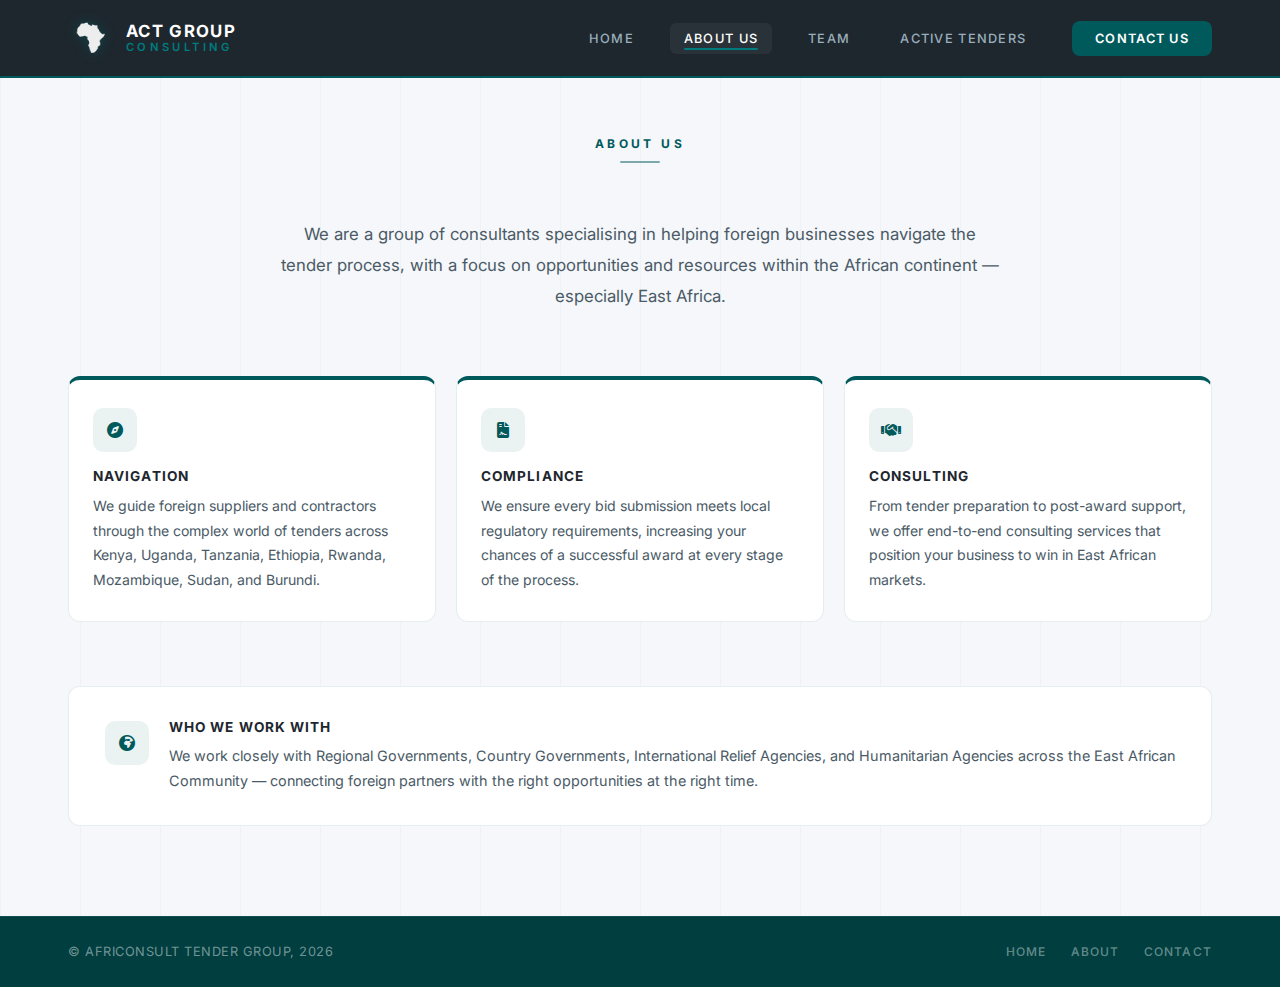
<file: about.html>
<!DOCTYPE html>
<html lang = "en">
    <head>
        <title> Africonsult Tender Group </title>

        <meta charset = "UTF-8" />
        <meta name = "author" content = "Michael Chan" /> <!--date of creation; Wed, June 11, 2025-->
        <meta name = "viewport" content = "width=device-width, initial-scale=1.0, shrink-to-fit=no" />

        <!--custom css-->
        <link rel = "stylesheet" href = "css/style.css" />

        <!--font awesome for icons-->
        <link rel = "stylesheet" href = "https://cdnjs.cloudflare.com/ajax/libs/font-awesome/6.7.2/css/all.min.css" />

        <!--google font, Inter-->
        <link rel = "preconnect" href = "https://fonts.googleapis.com" />
        <link rel = "preconnect" href="https://fonts.gstatic.com" crossorigin />
        <link href = "https://fonts.googleapis.com/css2?family=Google+Sans+Code:ital,wght@0,300..800;1,300..800&family=Inter:ital,opsz,wght@0,14..32,100..900;1,14..32,100..900&display=swap" rel = "stylesheet" />
    </head>

    <body>
        <!--header-->
        <header class = "header">
            <div class = "container">

                <!--hamburger-->
                <input type = "checkbox" id = "check" />
                <label for = "check" class = "checkbtn" aria-label = "Toggle navigation">
                    <span class = "bar"></span>
                    <span class = "bar"></span>
                    <span class = "bar"></span>
                </label>
                
                <!--logo-->
                <div class = "logo">
                    <img src = "images/logo-2.png" alt = "ACT Group logo" />
                    <a href = "index.html" class = "logo_wordmark">
                        <span class = "logo_name"> ACT Group </span>
                        <span class = "logo_sub"> Consulting </span>
                    </a>
                </div>

                <!--menu-->
                <nav class = "menu">
                    <a href = "index.html"               class = "nav_link"> Home </a>
                    <a href = "about.html"               class = "nav_link active"> About Us </a>
                    <a href = "index.html#team"          class = "nav_link"> Team </a>
                    <a href = "index.html#activeTenders" class = "nav_link"> Active Tenders </a>
                    <a href = "contact.html"             class = "nav_cta"> Contact Us </a>
                </nav>
                
            </div>
        </header>
        <!--header ends-->

        <!--about-->
        <section class = "about">
            <div class = "container">
                <h1 class = "page-title"> About Us </h1>

                <p class = "about-intro">
                    We are a group of consultants specialising in helping foreign businesses navigate the tender process,
                    with a focus on opportunities and resources within the African continent — especially East Africa.
                </p>

                <div class = "about-pillars">

                    <div class = "pillar-box">
                        <div class = "pillar-icon"> <i class = "fas fa-compass"></i> </div>
                        <h3> Navigation </h3>
                        <p>
                            We guide foreign suppliers and contractors through the complex world of tenders across Kenya, Uganda, Tanzania, Ethiopia, Rwanda, Mozambique, Sudan, and Burundi.
                        </p>
                    </div>

                    <div class = "pillar-box">
                        <div class = "pillar-icon"> <i class = "fas fa-file-contract"></i> </div>
                        <h3> Compliance </h3>
                        <p>
                            We ensure every bid submission meets local regulatory requirements, increasing your chances of a successful award at every stage of the process.
                        </p>
                    </div>

                    <div class = "pillar-box">
                        <div class = "pillar-icon"> <i class = "fas fa-handshake"></i> </div>
                        <h3> Consulting </h3>
                        <p>
                            From tender preparation to post-award support, we offer end-to-end consulting services that position your business to win in East African markets.
                        </p>
                    </div>

                </div>

                <div class = "about-partners">
                    <i class = "fas fa-globe-africa"></i>
                    
                    <div>
                        <h3> Who We Work With </h3>
                        <p>
                            We work closely with Regional Governments, Country Governments, International Relief Agencies, and Humanitarian Agencies across the East African Community — connecting foreign partners with the right opportunities at the right time.
                        </p>
                    </div>
                </div>

            </div>
        </section>
        <!--about ends-->

        <!--footer-->
        <section class = "footer">
            <div class = "container">
                <div class = "footer-bottom">
                    <p> &copy; Africonsult Tender Group, <span id = "year"></span> </p>
              
                    <div class = "footer-links">
                        <a href = "index.html"> Home </a>
                        <a href = "about.html"> About </a>
                        <a href = "contact.html"> Contact </a>
                    </div>
                </div>
            </div>
        </section>
        <!--footer ends-->

        <!--go-up button-->
        <button class = "go-up" onclick = "scrollToTop()" aria-label = "Back to top">
            <i class = "fas fa-arrow-up"></i>
        </button> 

        <!--javascript-->
        <script src = "js/script.js"></script>
        <!--javascript ends-->

    </body>
</html>
</file>
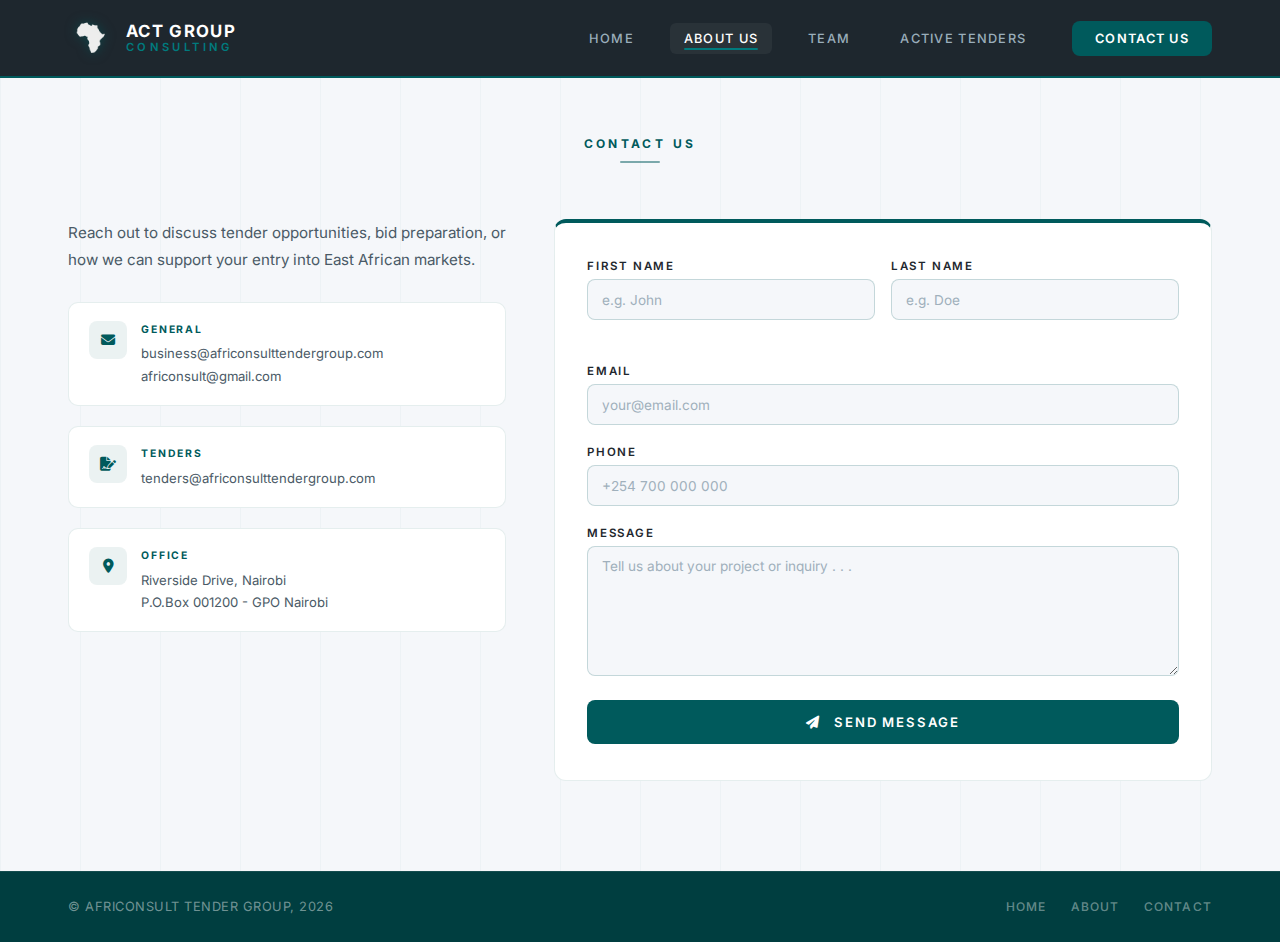
<file: contact.html>
<!DOCTYPE html>
<html lang = "en">
    <head>
        <title> Africonsult Tender Group </title>

        <meta charset = "UTF-8" />
        <meta name = "author" content = "Michael Chan" /> <!--date of creation; Wed, June 11, 2025-->
        <meta name = "viewport" content = "width=device-width, initial-scale=1.0, shrink-to-fit=no" />

        <!--custom css-->
        <link rel = "stylesheet" href = "css/style.css" />

        <!--font awesome for icons-->
        <link rel = "stylesheet" href = "https://cdnjs.cloudflare.com/ajax/libs/font-awesome/6.7.2/css/all.min.css" />

        <!--google font, Inter-->
        <link rel = "preconnect" href = "https://fonts.googleapis.com" />
        <link rel = "preconnect" href="https://fonts.gstatic.com" crossorigin />
        <link href = "https://fonts.googleapis.com/css2?family=Google+Sans+Code:ital,wght@0,300..800;1,300..800&family=Inter:ital,opsz,wght@0,14..32,100..900;1,14..32,100..900&display=swap" rel = "stylesheet" />
    </head>

    <body>
        <!--header-->
        <header class = "header">
            <div class = "container">

                <!--hamburger-->
                <input type = "checkbox" id = "check" />
                <label for = "check" class = "checkbtn" aria-label = "Toggle navigation">
                    <span class = "bar"></span>
                    <span class = "bar"></span>
                    <span class = "bar"></span>
                </label>
                
                <!--logo-->
                <div class = "logo">
                    <img src = "images/logo-2.png" alt = "ACT Group logo" />
                    <a href = "index.html" class = "logo_wordmark">
                        <span class = "logo_name"> ACT Group </span>
                        <span class = "logo_sub"> Consulting </span>
                    </a>
                </div>

                <!--menu-->
                <nav class = "menu">
                    <a href = "index.html"               class = "nav_link"> Home </a>
                    <a href = "about.html"               class = "nav_link active"> About Us </a>
                    <a href = "index.html#team"          class = "nav_link"> Team </a>
                    <a href = "index.html#activeTenders" class = "nav_link"> Active Tenders </a>
                    <a href = "contact.html"             class = "nav_cta"> Contact Us </a>
                </nav>
                
            </div>
        </header>
        <!--header ends-->

        <!--contact-->
        <section class = "contact">
            <div class = "container">
                <h1 class = "page-title"> Contact Us </h1>

                <form action = "" method = "POST">
                    <div class = "form-container">

                    <!--left: info-->
                    <div class = "contact-info">
                        <p class = "contact-info-intro">
                            Reach out to discuss tender opportunities, bid preparation, or how we can support your entry into East African markets.
                        </p>

                        <div class = "contact-info-item">
                            <i class = "fas fa-envelope"></i>
                        
                            <div>
                                <p class = "info-label"> General </p>
                                <p> business@africonsulttendergroup.com </p>
                                <p> africonsult@gmail.com </p>
                            </div>
                        </div>

                        <div class = "contact-info-item">
                            <i class = "fas fa-file-signature"></i>
                        
                            <div>
                                <p class = "info-label"> Tenders </p>
                                <p> tenders@africonsulttendergroup.com </p>
                            </div>
                        </div>

                        <div class = "contact-info-item">
                            <i class = "fas fa-location-dot"></i>
                        
                            <div>
                                <p class = "info-label"> Office </p>
                                <p> Riverside Drive, Nairobi <br/> P.O.Box 001200 - GPO Nairobi </p>
                            </div>
                        </div>
                    </div>

                    <!--right: form -->
                    <div class = "form-box">
                        <div class = "form-row">
                            <div class = "form-group">
                                <label for = "first_name"> First Name </label>
                                <input  type = "text" 
                                        id = "first_name" 
                                        name = "stakeholder_first_name"
                                        placeholder = "e.g. John" 
                                        class = "form-responsive" required />
                            </div>
                        
                            <div class = "form-group">
                                <label for = "last_name"> Last Name </label>
                                <input  type = "text" 
                                        id = "last_name" 
                                        name = "stakeholder_last_name"
                                        placeholder = "e.g. Doe" 
                                        class = "form-responsive" required />
                            </div>
                        </div>

                        <div class = "form-group">
                            <label for = "email"> Email </label>
                            <input  type = "email" 
                                    id = "email" 
                                    name = "stakeholder_email"
                                    placeholder = "your@email.com" 
                                    class = "form-responsive" required />
                        </div>

                        <div class = "form-group">
                            <label for = "phone"> Phone </label>
                            <input  type = "tel" 
                                    id = "phone" 
                                    name = "stakeholder_phone"
                                    placeholder = "+254 700 000 000" 
                                    class = "form-responsive" required />
                        </div>

                        <div class = "form-group">
                            <label for = "message"> Message </label>
                            <textarea   id = "message" 
                                        name = "stakeholder_message"
                                        placeholder = "Tell us about your project or inquiry . . ."
                                        class = "ta" 
                                        rows = "5" 
                                        required></textarea>
                        </div>

                        <button name = "send_message" class = "contact-btn">
                            <i class = "fas fa-paper-plane" style = "margin-right:8px;"></i>
                            Send Message
                        </button>
                        
                    </div>

                    </div>
                </form>

            </div>
        </section>
        <!--contact ends-->

        <!--footer-->
        <section class = "footer">
            <div class = "container">
                <div class = "footer-bottom">
                    <p> &copy; Africonsult Tender Group, <span id = "year"></span> </p>
              
                    <div class = "footer-links">
                        <a href = "index.html"> Home </a>
                        <a href = "about.html"> About </a>
                        <a href = "contact.html"> Contact </a>
                    </div>
                </div>
            </div>
        </section>
        <!--footer ends-->

        <!--go-up button-->
        <button class = "go-up" onclick = "scrollToTop()" aria-label = "Back to top">
            <i class = "fas fa-arrow-up"></i>
        </button> 

        <!--javascript-->
        <script src = "js/script.js"></script>
        <!--javascript ends-->

    </body>
</html>
</file>
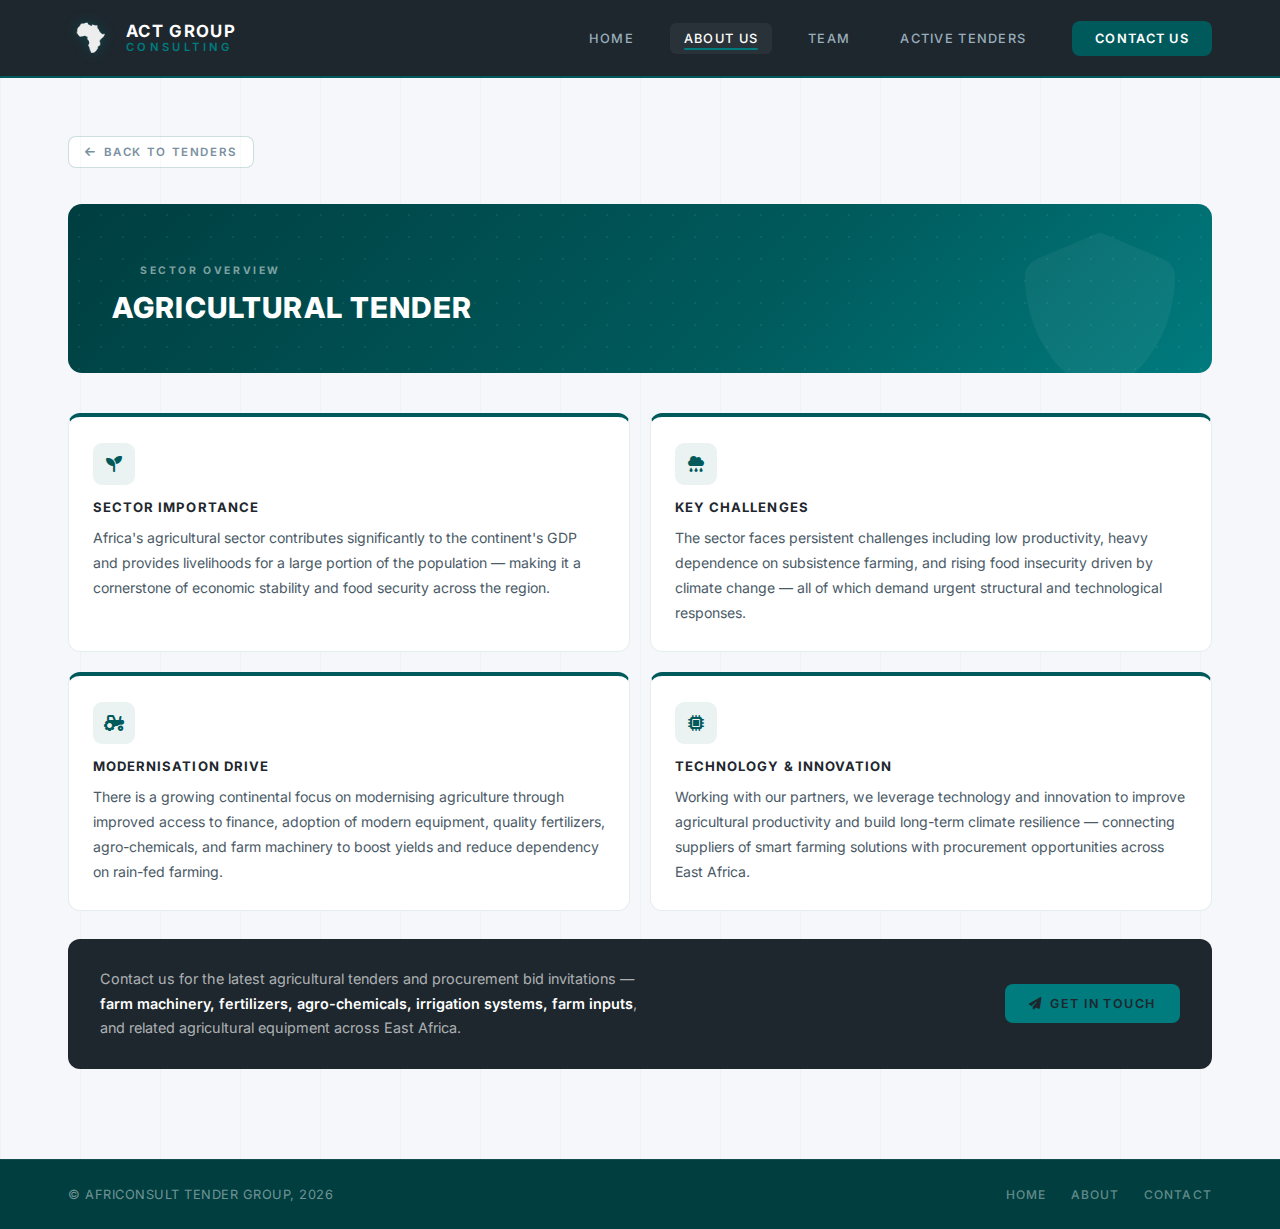
<file: tender-agricultural.html>
<!DOCTYPE html>
<html lang = "en">
    <head>
        <title> Africonsult Tender Group </title>

        <meta charset = "UTF-8" />
        <meta name = "author" content = "Michael Chan" /> <!--date of creation; Wed, June 11, 2025-->
        <meta name = "viewport" content = "width=device-width, initial-scale=1.0, shrink-to-fit=no" />

        <!--custom css-->
        <link rel = "stylesheet" href = "css/style.css" />

        <!--font awesome for icons-->
        <link rel = "stylesheet" href = "https://cdnjs.cloudflare.com/ajax/libs/font-awesome/6.7.2/css/all.min.css" />

        <!--google font, Inter-->
        <link rel = "preconnect" href = "https://fonts.googleapis.com" />
        <link rel = "preconnect" href="https://fonts.gstatic.com" crossorigin />
        <link href = "https://fonts.googleapis.com/css2?family=Google+Sans+Code:ital,wght@0,300..800;1,300..800&family=Inter:ital,opsz,wght@0,14..32,100..900;1,14..32,100..900&display=swap" rel = "stylesheet" />
    </head>

    <body>
        <!--header-->
        <header class = "header">
            <div class = "container">

                <!--hamburger-->
                <input type = "checkbox" id = "check" />
                <label for = "check" class = "checkbtn" aria-label = "Toggle navigation">
                    <span class = "bar"></span>
                    <span class = "bar"></span>
                    <span class = "bar"></span>
                </label>
                
                <!--logo-->
                <div class = "logo">
                    <img src = "images/logo-2.png" alt = "ACT Group logo" />
                    <a href = "index.html" class = "logo_wordmark">
                        <span class = "logo_name"> ACT Group </span>
                        <span class = "logo_sub"> Consulting </span>
                    </a>
                </div>

                <!--menu-->
                <nav class = "menu">
                    <a href = "index.html"               class = "nav_link"> Home </a>
                    <a href = "about.html"               class = "nav_link active"> About Us </a>
                    <a href = "index.html#team"          class = "nav_link"> Team </a>
                    <a href = "index.html#activeTenders" class = "nav_link"> Active Tenders </a>
                    <a href = "contact.html"             class = "nav_cta"> Contact Us </a>
                </nav>
                
            </div>
        </header>
        <!--header ends-->

        <!--tender-->
        <section class = "tender-page">
            <div class = "container">

                <a href = "index.html#tenders" class = "back-btn"> Back to Tenders </a>

                <!--hero-->
                <div class = "tender-hero">
                    <p class = "tender-hero-label"> Sector Overview </p>
                    <h1 class = "page-title"> Agricultural Tender </h1>
                </div>

                <!--content cards-->
                <div class = "tender-body">

                    <div class = "tender-card">
                        <div class = "tender-card-icon"> <i class = "fas fa-seedling"></i> </div>
                        <h3> Sector Importance </h3>
                        <p>
                            Africa's agricultural sector contributes significantly to the continent's GDP and provides livelihoods for a large portion of the population — making it a cornerstone of economic stability and food security across the region.
                        </p>
                    </div>

                    <div class = "tender-card">
                        <div class = "tender-card-icon"> <i class = "fas fa-cloud-rain"></i> </div>
                        <h3> Key Challenges </h3>
                        <p>
                            The sector faces persistent challenges including low productivity, heavy dependence on subsistence farming, and rising food insecurity driven by climate change — all of which demand urgent structural and technological responses.
                        </p>
                    </div>

                    <div class = "tender-card">
                        <div class = "tender-card-icon"> <i class = "fas fa-tractor"></i> </div>
                        <h3> Modernisation Drive </h3>
                        <p> 
                            There is a growing continental focus on modernising agriculture through improved access to finance, adoption of modern equipment, quality fertilizers, agro-chemicals, and farm machinery to boost yields and reduce dependency on rain-fed farming.
                        </p>
                    </div>

                    <div class = "tender-card">
                        <div class = "tender-card-icon"> <i class = "fas fa-microchip"></i> </div>
                        <h3> Technology & Innovation </h3>
                        <p>
                            Working with our partners, we leverage technology and innovation to improve agricultural productivity and build long-term climate resilience — connecting suppliers of smart farming solutions with procurement opportunities across East Africa.
                        </p>
                    </div>

                </div>

                <!--CTA-->
                <div class = "tender-cta">
                    <p>
                        Contact us for the latest agricultural tenders and procurement bid invitations — <strong>farm machinery, fertilizers, agro-chemicals, irrigation systems, farm inputs</strong>, and related agricultural equipment across East Africa.
                    </p>
                    <a href = "contact.html"> 
                        <i class = "fas fa-paper-plane"></i>
                        Get In Touch
                    </a>
                </div>

            </div>
        </section>
        <!--tender ends-->

        <!--footer-->
        <section class = "footer">
            <div class = "container">
                <div class = "footer-bottom">
                    <p> &copy; Africonsult Tender Group, <span id = "year"></span> </p>
              
                    <div class = "footer-links">
                        <a href = "index.html"> Home </a>
                        <a href = "about.html"> About </a>
                        <a href = "contact.html"> Contact </a>
                    </div>
                </div>
            </div>
        </section>
        <!--footer ends-->

        <!--go-up button-->
        <button class = "go-up" onclick = "scrollToTop()" aria-label = "Back to top">
            <i class = "fas fa-arrow-up"></i>
        </button> 

        <!--javascript-->
        <script src = "js/script.js"></script>
        <!--javascript ends-->

    </body>
</html>
</file>
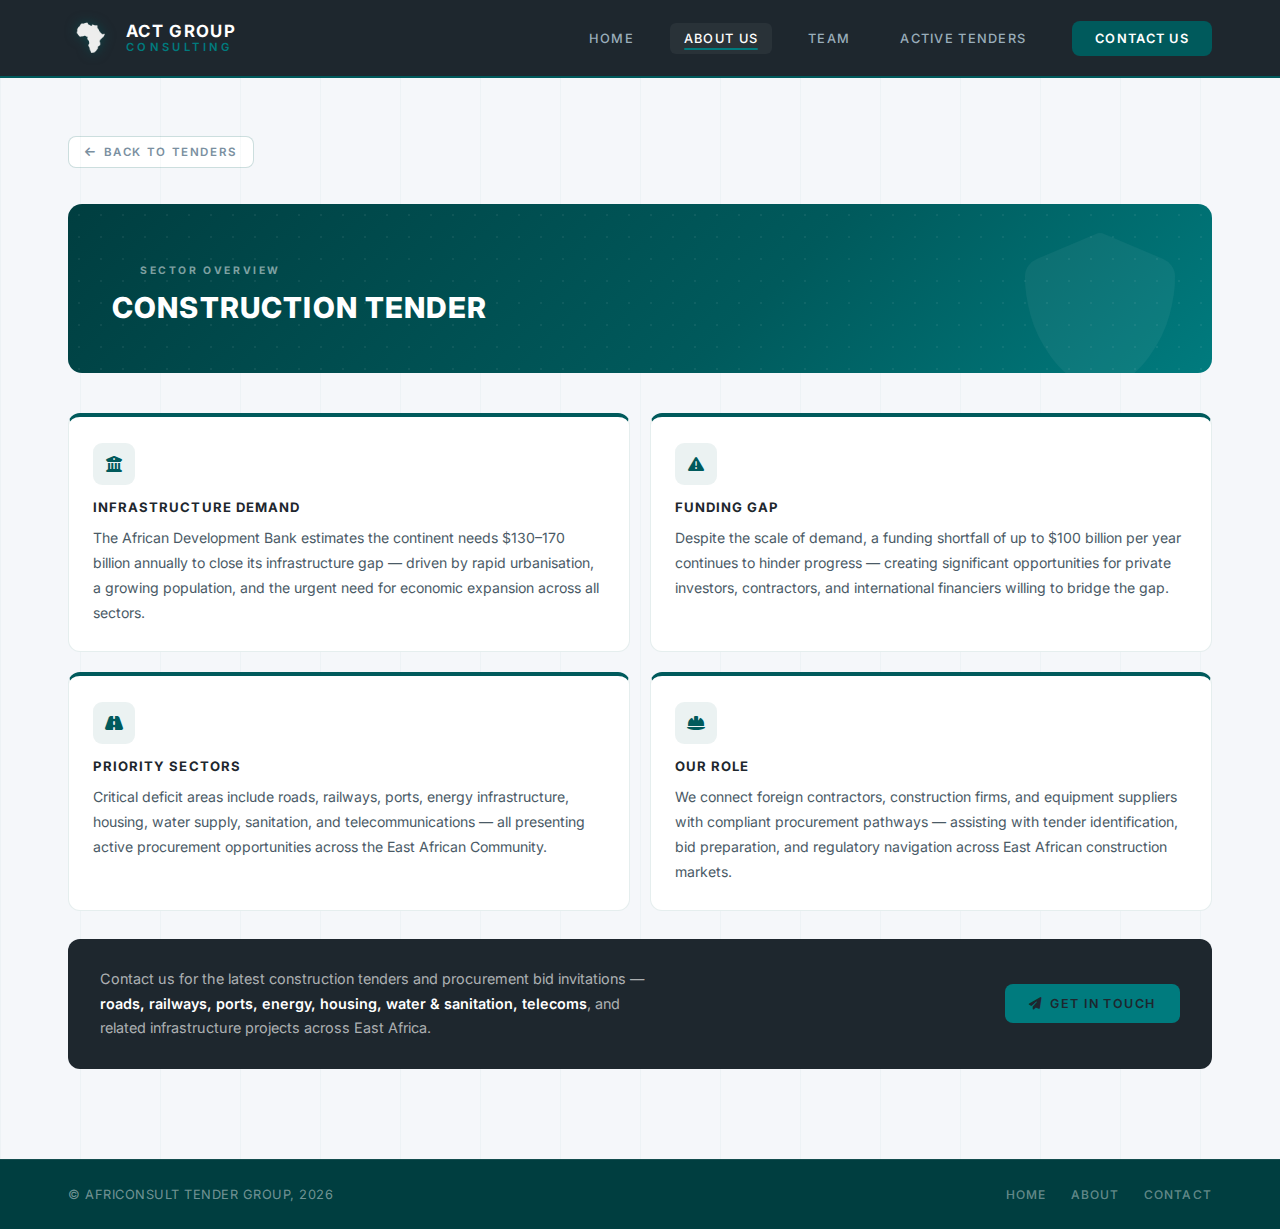
<file: tender-construction.html>
<!DOCTYPE html>
<html lang = "en">
    <head>
        <title> Africonsult Tender Group </title>

        <meta charset = "UTF-8" />
        <meta name = "author" content = "Michael Chan" /> <!--date of creation; Wed, June 11, 2025-->
        <meta name = "viewport" content = "width=device-width, initial-scale=1.0, shrink-to-fit=no" />

        <!--custom css-->
        <link rel = "stylesheet" href = "css/style.css" />

        <!--font awesome for icons-->
        <link rel = "stylesheet" href = "https://cdnjs.cloudflare.com/ajax/libs/font-awesome/6.7.2/css/all.min.css" />

        <!--google font, Inter-->
        <link rel = "preconnect" href = "https://fonts.googleapis.com" />
        <link rel = "preconnect" href="https://fonts.gstatic.com" crossorigin />
        <link href = "https://fonts.googleapis.com/css2?family=Google+Sans+Code:ital,wght@0,300..800;1,300..800&family=Inter:ital,opsz,wght@0,14..32,100..900;1,14..32,100..900&display=swap" rel = "stylesheet" />
    </head>

    <body>
        <!--header-->
        <header class = "header">
            <div class = "container">

                <!--hamburger-->
                <input type = "checkbox" id = "check" />
                <label for = "check" class = "checkbtn" aria-label = "Toggle navigation">
                    <span class = "bar"></span>
                    <span class = "bar"></span>
                    <span class = "bar"></span>
                </label>
                
                <!--logo-->
                <div class = "logo">
                    <img src = "images/logo-2.png" alt = "ACT Group logo" />
                    <a href = "index.html" class = "logo_wordmark">
                        <span class = "logo_name"> ACT Group </span>
                        <span class = "logo_sub"> Consulting </span>
                    </a>
                </div>

                <!--menu-->
                <nav class = "menu">
                    <a href = "index.html"               class = "nav_link"> Home </a>
                    <a href = "about.html"               class = "nav_link active"> About Us </a>
                    <a href = "index.html#team"          class = "nav_link"> Team </a>
                    <a href = "index.html#activeTenders" class = "nav_link"> Active Tenders </a>
                    <a href = "contact.html"             class = "nav_cta"> Contact Us </a>
                </nav>
                
            </div>
        </header>
        <!--header ends-->

        <!--tender-->
        <section class = "tender-page">
            <div class = "container">

                <a href = "index.html#tenders" class = "back-btn"> Back to Tenders </a>

                <!--hero-->
                <div class = "tender-hero">
                    <p class = "tender-hero-label"> Sector Overview </p>
                    <h1 class = "page-title"> Construction Tender </h1>
                </div>

                <!--content cards-->
                <div class = "tender-body">

                    <div class = "tender-card">
                        <div class = "tender-card-icon"> <i class = "fas fa-building-columns"></i> </div>
                        <h3> Infrastructure Demand </h3>
                        <p>
                            The African Development Bank estimates the continent needs $130–170 billion annually to close its infrastructure gap — driven by rapid urbanisation, a growing population, and the urgent need for economic expansion across all sectors.
                        </p>
                    </div>

                    <div class = "tender-card">
                        <div class = "tender-card-icon"> <i class = "fas fa-triangle-exclamation"></i> </div>
                        <h3> Funding Gap </h3>
                        <p>
                            Despite the scale of demand, a funding shortfall of up to $100 billion per year continues to hinder progress — creating significant opportunities for private investors, contractors, and international financiers willing to bridge the gap.
                        </p>
                    </div>

                    <div class = "tender-card">
                        <div class = "tender-card-icon"> <i class = "fas fa-road"></i> </div>
                        <h3> Priority Sectors </h3>
                        <p>
                            Critical deficit areas include roads, railways, ports, energy infrastructure, housing, water supply, sanitation, and telecommunications — all presenting active procurement opportunities across the East African Community.
                        </p>
                    </div>

                    <div class = "tender-card">
                        <div class = "tender-card-icon"> <i class = "fas fa-helmet-safety"></i> </div>
                        <h3> Our Role </h3>
                        <p>
                            We connect foreign contractors, construction firms, and equipment suppliers with compliant procurement pathways — assisting with tender identification, bid preparation, and regulatory navigation across East African construction markets.
                        </p>
                    </div>

                </div>

                <!--CTA-->
                <div class = "tender-cta">
                    <p>
                        Contact us for the latest construction tenders and procurement bid invitations — <strong>roads, railways, ports, energy, housing, water & sanitation, telecoms</strong>, and related infrastructure projects across East Africa.
                    </p>
                    <a href = "contact.html"> 
                        <i class="fas fa-paper-plane"></i>
                        Get In Touch
                    </a>
                </div>

            </div>
        </section>
        <!--tender ends-->

        <!--footer-->
        <section class = "footer">
            <div class = "container">
                <div class = "footer-bottom">
                    <p> &copy; Africonsult Tender Group, <span id = "year"></span> </p>
              
                    <div class = "footer-links">
                        <a href = "index.html"> Home </a>
                        <a href = "about.html"> About </a>
                        <a href = "contact.html"> Contact </a>
                    </div>
                </div>
            </div>
        </section>
        <!--footer ends-->

        <!--go-up button-->
        <button class = "go-up" onclick = "scrollToTop()" aria-label = "Back to top">
            <i class = "fas fa-arrow-up"></i>
        </button> 

        <!--javascript-->
        <script src = "js/script.js"></script>
        <!--javascript ends-->

    </body>
</html>
</file>
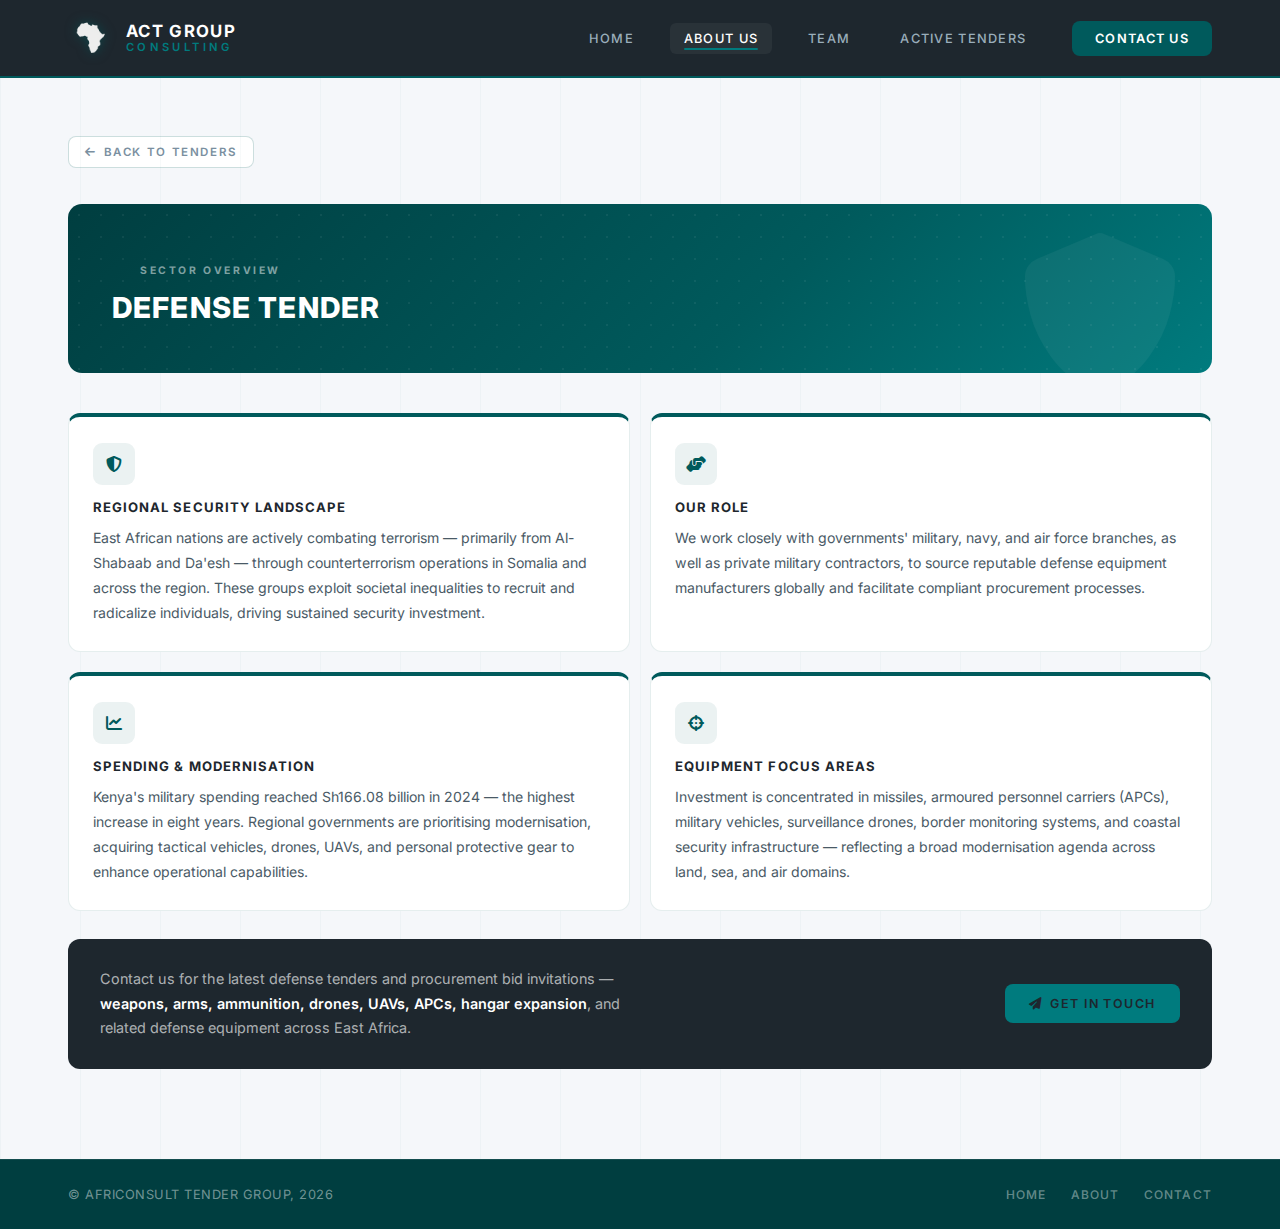
<file: tender-defense.html>
<!DOCTYPE html>
<html lang = "en">
    <head>
        <title> Africonsult Tender Group </title>

        <meta charset = "UTF-8" />
        <meta name = "author" content = "Michael Chan" /> <!--date of creation; Wed, June 11, 2025-->
        <meta name = "viewport" content = "width=device-width, initial-scale=1.0, shrink-to-fit=no" />

        <!--custom css-->
        <link rel = "stylesheet" href = "css/style.css" />

        <!--font awesome for icons-->
        <link rel = "stylesheet" href = "https://cdnjs.cloudflare.com/ajax/libs/font-awesome/6.7.2/css/all.min.css" />

        <!--google font, Inter-->
        <link rel = "preconnect" href = "https://fonts.googleapis.com" />
        <link rel = "preconnect" href="https://fonts.gstatic.com" crossorigin />
        <link href = "https://fonts.googleapis.com/css2?family=Google+Sans+Code:ital,wght@0,300..800;1,300..800&family=Inter:ital,opsz,wght@0,14..32,100..900;1,14..32,100..900&display=swap" rel = "stylesheet" />
    </head>

    <body>
        <!--header-->
        <header class = "header">
            <div class = "container">

                <!--hamburger-->
                <input type = "checkbox" id = "check" />
                <label for = "check" class = "checkbtn" aria-label = "Toggle navigation">
                    <span class = "bar"></span>
                    <span class = "bar"></span>
                    <span class = "bar"></span>
                </label>
                
                <!--logo-->
                <div class = "logo">
                    <img src = "images/logo-2.png" alt = "ACT Group logo" />
                    <a href = "index.html" class = "logo_wordmark">
                        <span class = "logo_name"> ACT Group </span>
                        <span class = "logo_sub"> Consulting </span>
                    </a>
                </div>

                <!--menu-->
                <nav class = "menu">
                    <a href = "index.html"               class = "nav_link"> Home </a>
                    <a href = "about.html"               class = "nav_link active"> About Us </a>
                    <a href = "index.html#team"          class = "nav_link"> Team </a>
                    <a href = "index.html#activeTenders" class = "nav_link"> Active Tenders </a>
                    <a href = "contact.html"             class = "nav_cta"> Contact Us </a>
                </nav>
                
            </div>
        </header>
        <!--header ends-->

        <!--tender-->
        <section class = "tender-page">
            <div class = "container">

                <a href = "index.html#tenders" class = "back-btn"> Back to Tenders </a>

                <!--hero-->
                <div class = "tender-hero">
                    <p class = "tender-hero-label"> Sector Overview </p>
                    <h1 class = "page-title"> Defense Tender </h1>
                </div>

                <!--content cards-->
                <div class = "tender-body">

                    <div class = "tender-card">
                        <div class = "tender-card-icon"> <i class = "fas fa-shield-halved"></i> </div>
                        <h3> Regional Security Landscape </h3>
                        <p>
                            East African nations are actively combating terrorism — primarily from Al-Shabaab and Da'esh — through counterterrorism operations in Somalia and across the region. These groups exploit societal inequalities to recruit and radicalize individuals, driving sustained security investment.
                        </p>
                    </div>

                    <div class = "tender-card">
                        <div class = "tender-card-icon"> <i class = "fas fa-handshake-angle"></i> </div>
                        <h3> Our Role </h3>
                        <p>
                            We work closely with governments' military, navy, and air force branches, as well as private military contractors, to source reputable defense equipment manufacturers globally and facilitate compliant procurement processes.
                        </p>
                    </div>

                    <div class = "tender-card">
                        <div class = "tender-card-icon"> <i class = "fas fa-chart-line"></i> </div>
                        <h3> Spending & Modernisation </h3>
                        <p>
                            Kenya's military spending reached Sh166.08 billion in 2024 — the highest increase in eight years. Regional governments are prioritising modernisation, acquiring tactical vehicles, drones, UAVs, and personal protective gear to enhance operational capabilities.
                        </p>
                    </div>

                    <div class = "tender-card">
                        <div class = "tender-card-icon"> <i class = "fas fa-crosshairs"></i> </div>
                        <h3> Equipment Focus Areas </h3>
                        <p>
                            Investment is concentrated in missiles, armoured personnel carriers (APCs), military vehicles, surveillance drones, border monitoring systems, and coastal security infrastructure — reflecting a broad modernisation agenda across land, sea, and air domains.
                        </p>
                    </div>

                </div>

                <!--CTA-->
                <div class = "tender-cta">
                    <p>
                        Contact us for the latest defense tenders and procurement bid invitations — <strong>weapons, arms, ammunition, drones, UAVs, APCs, hangar expansion</strong>, and related defense equipment across East Africa.
                    </p>
                    <a href = "contact.html"> <i class = "fas fa-paper-plane"> </i>Get In Touch</a>
                </div>

            </div>
        </section>
        <!--tender ends-->

        <!--footer-->
        <section class = "footer">
            <div class = "container">
                <div class = "footer-bottom">
                    <p> &copy; Africonsult Tender Group, <span id = "year"></span> </p>
              
                    <div class = "footer-links">
                        <a href = "index.html"> Home </a>
                        <a href = "about.html"> About </a>
                        <a href = "contact.html"> Contact </a>
                    </div>
                </div>
            </div>
        </section>
        <!--footer ends-->

        <!--go-up button-->
        <button class = "go-up" onclick = "scrollToTop()" aria-label = "Back to top">
            <i class = "fas fa-arrow-up"></i>
        </button> 

        <!--javascript-->
        <script src = "js/script.js"></script>
        <!--javascript ends-->

    </body>
</html>
</file>
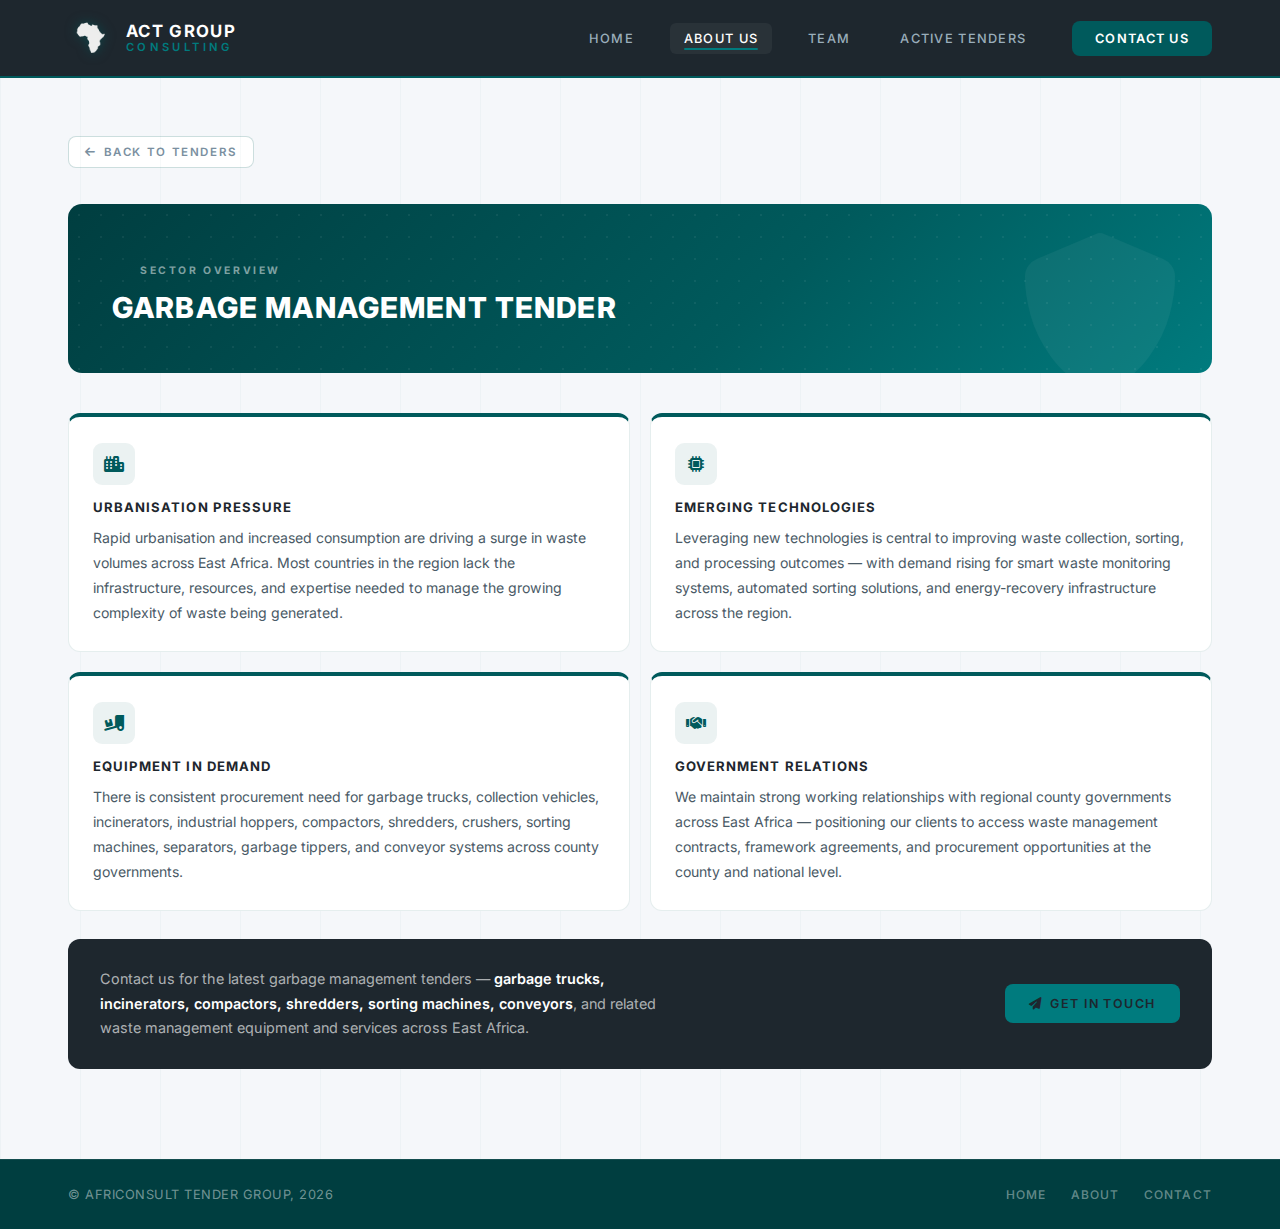
<file: tender-garbage-management.html>
<!DOCTYPE html>
<html lang = "en">
    <head>
        <title> Africonsult Tender Group </title>

        <meta charset = "UTF-8" />
        <meta name = "author" content = "Michael Chan" /> <!--date of creation; Wed, June 11, 2025-->
        <meta name = "viewport" content = "width=device-width, initial-scale=1.0, shrink-to-fit=no" />

        <!--custom css-->
        <link rel = "stylesheet" href = "css/style.css" />

        <!--font awesome for icons-->
        <link rel = "stylesheet" href = "https://cdnjs.cloudflare.com/ajax/libs/font-awesome/6.7.2/css/all.min.css" />

        <!--google font, Inter-->
        <link rel = "preconnect" href = "https://fonts.googleapis.com" />
        <link rel = "preconnect" href="https://fonts.gstatic.com" crossorigin />
        <link href = "https://fonts.googleapis.com/css2?family=Google+Sans+Code:ital,wght@0,300..800;1,300..800&family=Inter:ital,opsz,wght@0,14..32,100..900;1,14..32,100..900&display=swap" rel = "stylesheet" />
    </head>

    <body>
        <!--header-->
        <header class = "header">
            <div class = "container">

                <!--hamburger-->
                <input type = "checkbox" id = "check" />
                <label for = "check" class = "checkbtn" aria-label = "Toggle navigation">
                    <span class = "bar"></span>
                    <span class = "bar"></span>
                    <span class = "bar"></span>
                </label>
                
                <!--logo-->
                <div class = "logo">
                    <img src = "images/logo-2.png" alt = "ACT Group logo" />
                    <a href = "index.html" class = "logo_wordmark">
                        <span class = "logo_name"> ACT Group </span>
                        <span class = "logo_sub"> Consulting </span>
                    </a>
                </div>

                <!--menu-->
                <nav class = "menu">
                    <a href = "index.html"               class = "nav_link"> Home </a>
                    <a href = "about.html"               class = "nav_link active"> About Us </a>
                    <a href = "index.html#team"          class = "nav_link"> Team </a>
                    <a href = "index.html#activeTenders" class = "nav_link"> Active Tenders </a>
                    <a href = "contact.html"             class = "nav_cta"> Contact Us </a>
                </nav>
                
            </div>
        </header>
        <!--header ends-->

        <!--tender-->
        <section class = "tender-page">
            <div class = "container">

                <a href="index.html#tenders" class="back-btn">Back to Tenders</a>

                <!--hero-->
                <div class = "tender-hero">
                    <p class = "tender-hero-label"> Sector Overview </p>
                    <h1 class = "page-title"> Garbage Management Tender </h1>
                </div>

                <!--content cards-->
                <div class = "tender-body">

                    <div class = "tender-card">
                        <div class = "tender-card-icon"> <i class = "fas fa-city"></i> </div>
                        <h3> Urbanisation Pressure </h3>
                        <p>
                            Rapid urbanisation and increased consumption are driving a surge in waste volumes across East Africa. Most countries in the region lack the infrastructure, resources, and expertise needed to manage the growing complexity of waste being generated.
                        </p>
                    </div>

                    <div class = "tender-card">
                        <div class = "tender-card-icon"> <i class = "fas fa-microchip"></i> </div>
                        <h3> Emerging Technologies </h3>
                        <p>
                            Leveraging new technologies is central to improving waste collection, sorting, and processing outcomes — with demand rising for smart waste monitoring systems, automated sorting solutions, and energy-recovery infrastructure across the region.
                        </p>
                    </div>

                    <div class = "tender-card">
                        <div class = "tender-card-icon"> <i class = "fas fa-truck-ramp-box"></i> </div>
                        <h3> Equipment in Demand </h3>
                        <p>
                            There is consistent procurement need for garbage trucks, collection vehicles, incinerators, industrial hoppers, compactors, shredders, crushers, sorting machines, separators, garbage tippers, and conveyor systems across county governments.
                        </p>
                    </div>

                    <div class = "tender-card">
                        <div class = "tender-card-icon"> <i class = "fas fa-handshake"></i> </div>
                        <h3> Government Relations </h3>
                        <p>
                            We maintain strong working relationships with regional county governments across East Africa — positioning our clients to access waste management contracts, framework agreements, and procurement opportunities at the county and national level.
                        </p>
                    </div>

                </div>

                <!--CTA-->
                <div class = "tender-cta">
                    <p>
                        Contact us for the latest garbage management tenders — <strong>garbage trucks, incinerators, compactors, shredders, sorting machines, conveyors</strong>, and related waste management equipment and services across East Africa.
                    </p>
                    <a href = "contact.html"> 
                        <i class = "fas fa-paper-plane"></i>
                        Get In Touch
                    </a>
                </div>

          </div>
        </section>
        <!--tender ends-->

        <!--footer-->
        <section class = "footer">
            <div class = "container">
                <div class = "footer-bottom">
                    <p> &copy; Africonsult Tender Group, <span id = "year"></span> </p>
              
                    <div class = "footer-links">
                        <a href = "index.html"> Home </a>
                        <a href = "about.html"> About </a>
                        <a href = "contact.html"> Contact </a>
                    </div>
                </div>
            </div>
        </section>
        <!--footer ends-->

        <!--go-up button-->
        <button class = "go-up" onclick = "scrollToTop()" aria-label = "Back to top">
            <i class = "fas fa-arrow-up"></i>
        </button> 

        <!--javascript-->
        <script src = "js/script.js"></script>
        <!--javascript ends-->

    </body>
</html>
</file>
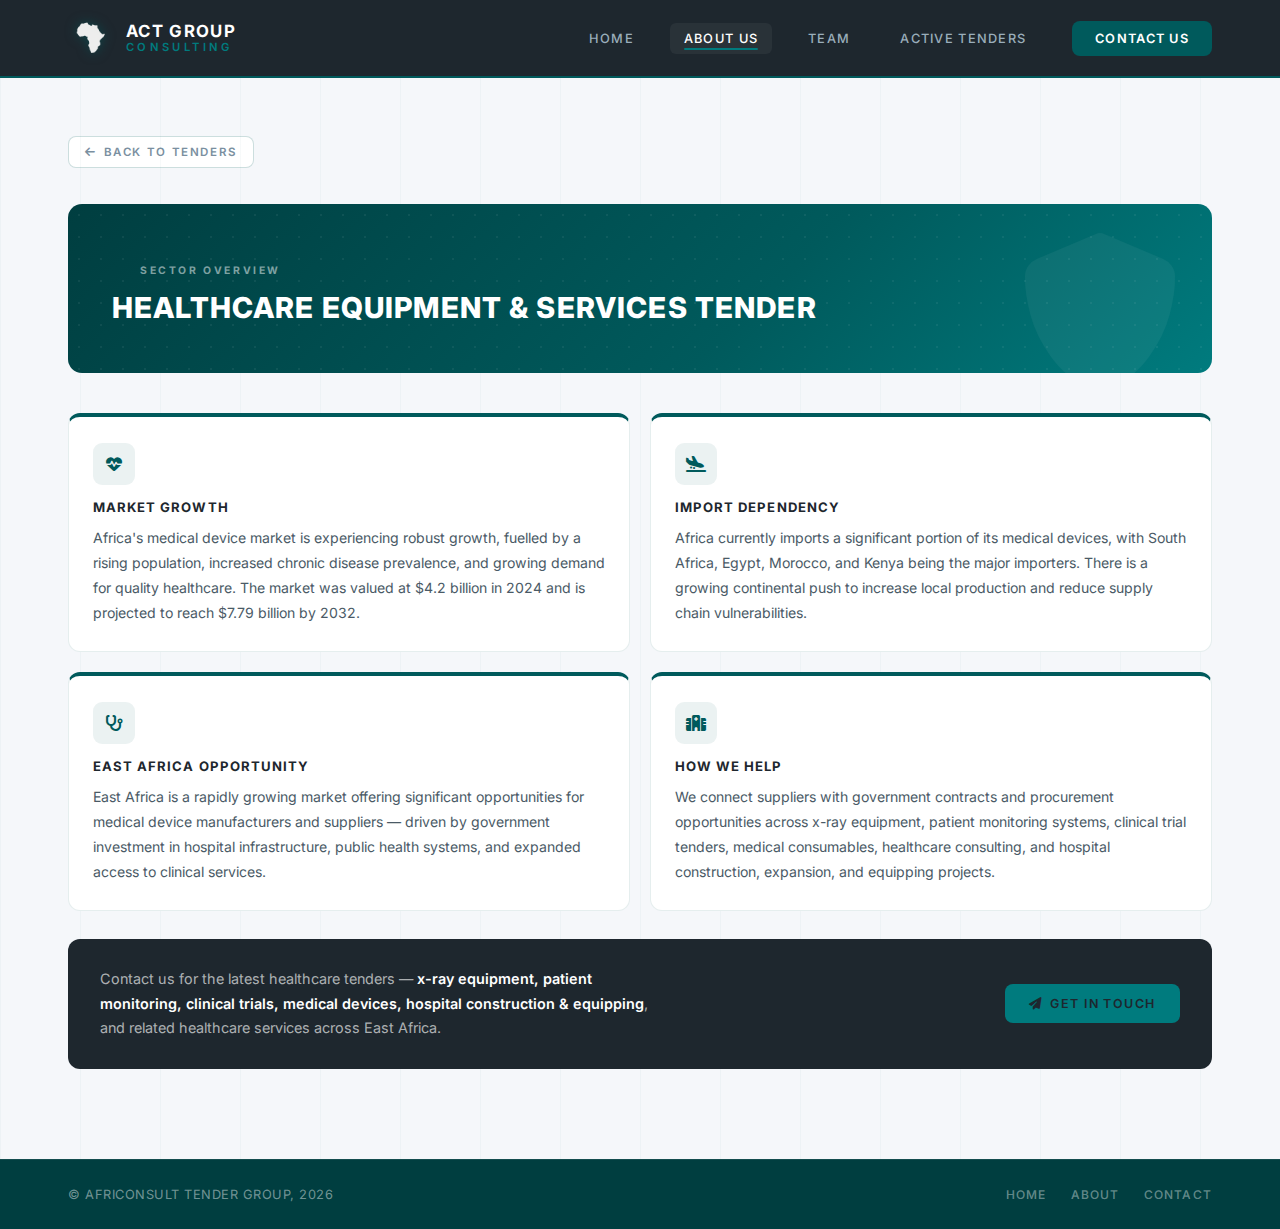
<file: tender-healthcare.html>
<!DOCTYPE html>
<html lang = "en">
    <head>
        <title> Africonsult Tender Group </title>

        <meta charset = "UTF-8" />
        <meta name = "author" content = "Michael Chan" /> <!--date of creation; Wed, June 11, 2025-->
        <meta name = "viewport" content = "width=device-width, initial-scale=1.0, shrink-to-fit=no" />

        <!--custom css-->
        <link rel = "stylesheet" href = "css/style.css" />

        <!--font awesome for icons-->
        <link rel = "stylesheet" href = "https://cdnjs.cloudflare.com/ajax/libs/font-awesome/6.7.2/css/all.min.css" />

        <!--google font, Inter-->
        <link rel = "preconnect" href = "https://fonts.googleapis.com" />
        <link rel = "preconnect" href="https://fonts.gstatic.com" crossorigin />
        <link href = "https://fonts.googleapis.com/css2?family=Google+Sans+Code:ital,wght@0,300..800;1,300..800&family=Inter:ital,opsz,wght@0,14..32,100..900;1,14..32,100..900&display=swap" rel = "stylesheet" />
    </head>

    <body>
        <!--header-->
        <header class = "header">
            <div class = "container">

                <!--hamburger-->
                <input type = "checkbox" id = "check" />
                <label for = "check" class = "checkbtn" aria-label = "Toggle navigation">
                    <span class = "bar"></span>
                    <span class = "bar"></span>
                    <span class = "bar"></span>
                </label>
                
                <!--logo-->
                <div class = "logo">
                    <img src = "images/logo-2.png" alt = "ACT Group logo" />
                    <a href = "index.html" class = "logo_wordmark">
                        <span class = "logo_name"> ACT Group </span>
                        <span class = "logo_sub"> Consulting </span>
                    </a>
                </div>

                <!--menu-->
                <nav class = "menu">
                    <a href = "index.html"               class = "nav_link"> Home </a>
                    <a href = "about.html"               class = "nav_link active"> About Us </a>
                    <a href = "index.html#team"          class = "nav_link"> Team </a>
                    <a href = "index.html#activeTenders" class = "nav_link"> Active Tenders </a>
                    <a href = "contact.html"             class = "nav_cta"> Contact Us </a>
                </nav>
                
            </div>
        </header>
        <!--header ends-->

        <!--tender-->
        <section class = "tender-page">
            <div class = "container">

                <a href = "index.html#tenders" class = "back-btn"> Back to Tenders </a>

                <!--hero-->
                <div class = "tender-hero">
                    <p class = "tender-hero-label"> Sector Overview </p>
                    <h1 class = "page-title"> Healthcare Equipment & Services Tender </h1>
                </div>

                <!--content cards-->
                <div class = "tender-body">

                    <div class = "tender-card">
                        <div class = "tender-card-icon"> <i class = "fas fa-heart-pulse"></i> </div>
                        <h3> Market Growth </h3>
                        <p>
                            Africa's medical device market is experiencing robust growth, fuelled by a rising population, increased chronic disease prevalence, and growing demand for quality healthcare. The market was valued at $4.2 billion in 2024 and is projected to reach $7.79 billion by 2032.
                        </p>
                    </div>

                    <div class = "tender-card">
                        <div class = "tender-card-icon"> <i class = "fas fa-plane-arrival"></i> </div>
                        <h3> Import Dependency </h3>
                        <p>
                            Africa currently imports a significant portion of its medical devices, with South Africa, Egypt, Morocco, and Kenya being the major importers. There is a growing continental push to increase local production and reduce supply chain vulnerabilities.
                        </p>
                    </div>

                    <div class = "tender-card">
                        <div class = "tender-card-icon"> <i class = "fas fa-stethoscope"></i> </div>
                        <h3> East Africa Opportunity </h3>
                        <p>
                            East Africa is a rapidly growing market offering significant opportunities for medical device manufacturers and suppliers — driven by government investment in hospital infrastructure, public health systems, and expanded access to clinical services.
                        </p>
                    </div>

                    <div class = "tender-card">
                        <div class = "tender-card-icon"> <i class = "fas fa-hospital"></i> </div>
                        <h3> How We Help </h3>
                        <p>
                            We connect suppliers with government contracts and procurement opportunities across x-ray equipment, patient monitoring systems, clinical trial tenders, medical consumables, healthcare consulting, and hospital construction, expansion, and equipping projects.
                        </p>
                    </div>

                </div>

                <!--CTA-->
                <div class = "tender-cta">
                    <p>
                        Contact us for the latest healthcare tenders — <strong>x-ray equipment, patient monitoring, clinical trials, medical devices, hospital construction & equipping</strong>, and related healthcare services across East Africa.
                    </p>
                    <a href = "contact.html">
                        <i class = "fas fa-paper-plane"></i>
                        Get In Touch
                    </a>
                </div>

            </div>
        </section>
        <!--tender ends-->

        <!--footer-->
        <section class = "footer">
            <div class = "container">
                <div class = "footer-bottom">
                    <p> &copy; Africonsult Tender Group, <span id = "year"></span> </p>
              
                    <div class = "footer-links">
                        <a href = "index.html"> Home </a>
                        <a href = "about.html"> About </a>
                        <a href = "contact.html"> Contact </a>
                    </div>
                </div>
            </div>
        </section>
        <!--footer ends-->

        <!--go-up button-->
        <button class = "go-up" onclick = "scrollToTop()" aria-label = "Back to top">
            <i class = "fas fa-arrow-up"></i>
        </button> 

        <!--javascript-->
        <script src = "js/script.js"></script>
        <!--javascript ends-->

    </body>
</html>
</file>
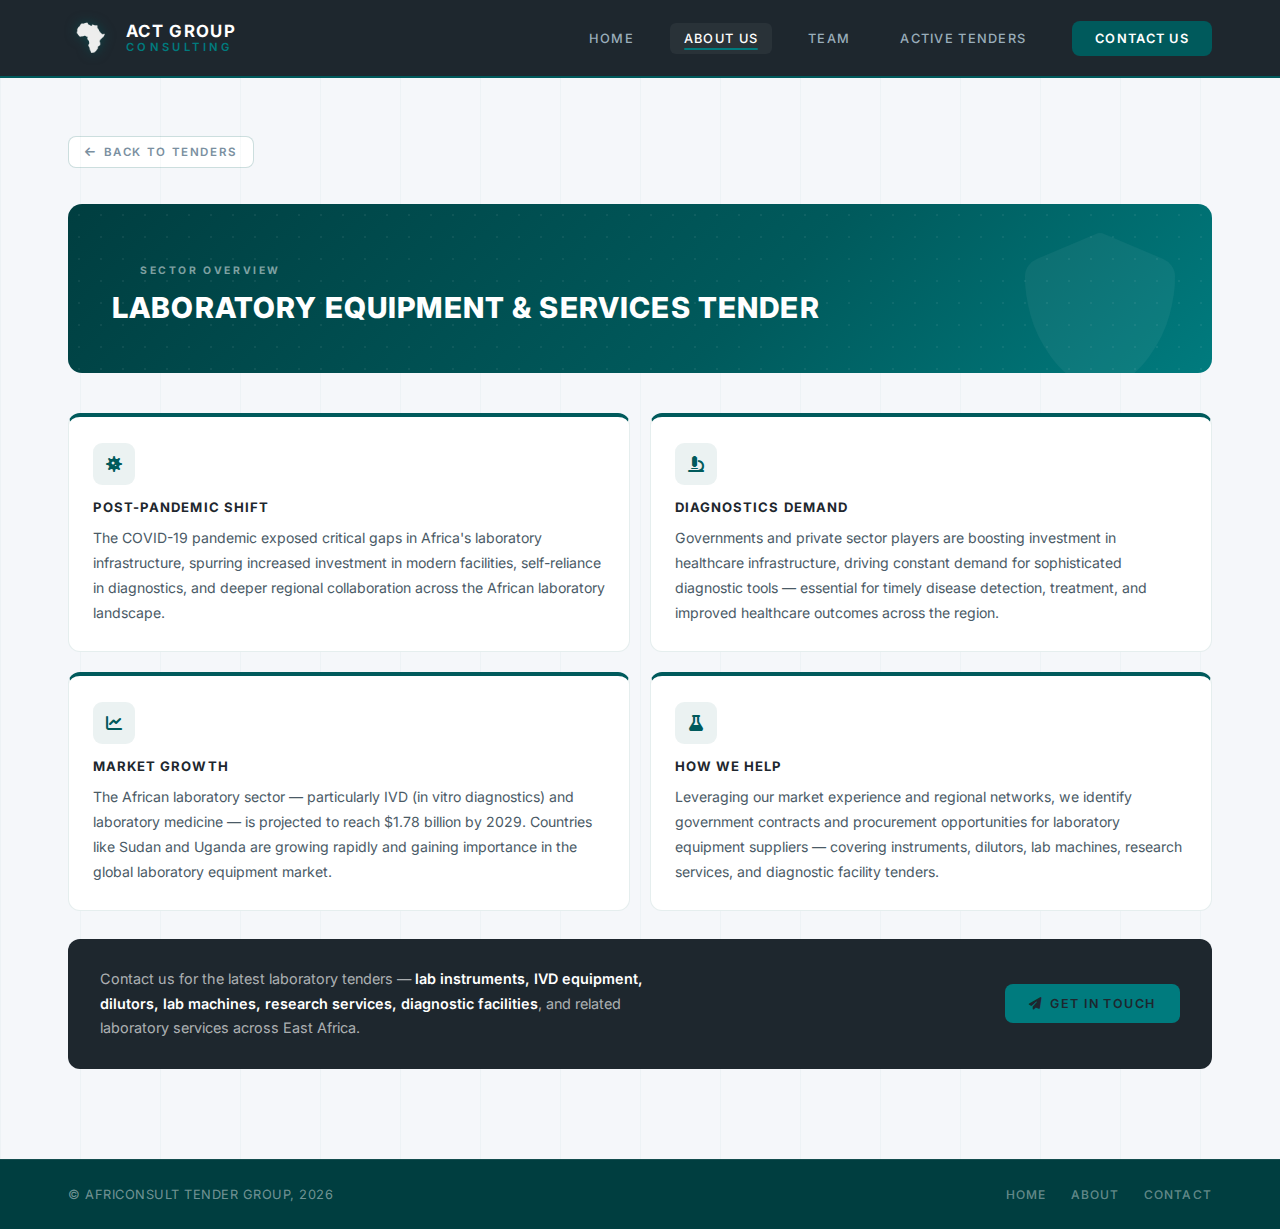
<file: tender-laboratory.html>
<!DOCTYPE html>
<html lang = "en">
    <head>
        <title> Africonsult Tender Group </title>

        <meta charset = "UTF-8" />
        <meta name = "author" content = "Michael Chan" /> <!--date of creation; Wed, June 11, 2025-->
        <meta name = "viewport" content = "width=device-width, initial-scale=1.0, shrink-to-fit=no" />

        <!--custom css-->
        <link rel = "stylesheet" href = "css/style.css" />

        <!--font awesome for icons-->
        <link rel = "stylesheet" href = "https://cdnjs.cloudflare.com/ajax/libs/font-awesome/6.7.2/css/all.min.css" />

        <!--google font, Inter-->
        <link rel = "preconnect" href = "https://fonts.googleapis.com" />
        <link rel = "preconnect" href="https://fonts.gstatic.com" crossorigin />
        <link href = "https://fonts.googleapis.com/css2?family=Google+Sans+Code:ital,wght@0,300..800;1,300..800&family=Inter:ital,opsz,wght@0,14..32,100..900;1,14..32,100..900&display=swap" rel = "stylesheet" />
    </head>

    <body>
        <!--header-->
        <header class = "header">
            <div class = "container">

                <!--hamburger-->
                <input type = "checkbox" id = "check" />
                <label for = "check" class = "checkbtn" aria-label = "Toggle navigation">
                    <span class = "bar"></span>
                    <span class = "bar"></span>
                    <span class = "bar"></span>
                </label>
                
                <!--logo-->
                <div class = "logo">
                    <img src = "images/logo-2.png" alt = "ACT Group logo" />
                    <a href = "index.html" class = "logo_wordmark">
                        <span class = "logo_name"> ACT Group </span>
                        <span class = "logo_sub"> Consulting </span>
                    </a>
                </div>

                <!--menu-->
                <nav class = "menu">
                    <a href = "index.html"               class = "nav_link"> Home </a>
                    <a href = "about.html"               class = "nav_link active"> About Us </a>
                    <a href = "index.html#team"          class = "nav_link"> Team </a>
                    <a href = "index.html#activeTenders" class = "nav_link"> Active Tenders </a>
                    <a href = "contact.html"             class = "nav_cta"> Contact Us </a>
                </nav>
                
            </div>
        </header>
        <!--header ends-->

        <!--tender-->
        <section class = "tender-page">
            <div class = "container">

                <a href = "index.html#tenders" class = "back-btn"> Back to Tenders </a>

                <!--hero-->
                <div class = "tender-hero">
                    <p class = "tender-hero-label"> Sector Overview </p>
                    <h1 class = "page-title"> Laboratory Equipment & Services Tender </h1>
                </div>

                <!--content cards-->
                <div class = "tender-body">

                    <div class = "tender-card">
                        <div class = "tender-card-icon"> <i class = "fas fa-virus"></i> </div>
                        <h3> Post-Pandemic Shift </h3>
                        <p>
                            The COVID-19 pandemic exposed critical gaps in Africa's laboratory infrastructure, spurring increased investment in modern facilities, self-reliance in diagnostics, and deeper regional collaboration across the African laboratory landscape.
                        </p>
                    </div>

                    <div class = "tender-card">
                        <div class = "tender-card-icon"> <i class = "fas fa-microscope"></i> </div>
                        <h3> Diagnostics Demand </h3>
                        <p>
                            Governments and private sector players are boosting investment in healthcare infrastructure, driving constant demand for sophisticated diagnostic tools — essential for timely disease detection, treatment, and improved healthcare outcomes across the region.
                        </p>
                    </div>

                    <div class = "tender-card">
                        <div class = "tender-card-icon"> <i class = "fas fa-chart-line"></i> </div>
                        <h3> Market Growth </h3>
                        <p>
                            The African laboratory sector — particularly IVD (in vitro diagnostics) and laboratory medicine — is projected to reach $1.78 billion by 2029. Countries like Sudan and Uganda are growing rapidly and gaining importance in the global laboratory equipment market.
                        </p>
                    </div>

                    <div class = "tender-card">
                        <div class = "tender-card-icon"> <i class = "fas fa-flask"></i> </div>
                        <h3> How We Help </h3>
                        <p>
                            Leveraging our market experience and regional networks, we identify government contracts and procurement opportunities for laboratory equipment suppliers — covering instruments, dilutors, lab machines, research services, and diagnostic facility tenders.
                        </p>
                    </div>

                </div>

                <!--CTA-->
                <div class = "tender-cta">
                    <p>
                        Contact us for the latest laboratory tenders — <strong>lab instruments, IVD equipment, dilutors, lab machines, research services, diagnostic facilities</strong>, and related laboratory services across East Africa.
                    </p>
                    <a href = "contact.html">
                        <i class = "fas fa-paper-plane"></i>
                        Get In Touch
                    </a>
                </div>

            </div>
        </section>
        <!--tender ends-->

        <!--footer-->
        <section class = "footer">
            <div class = "container">
                <div class = "footer-bottom">
                    <p> &copy; Africonsult Tender Group, <span id = "year"></span> </p>
              
                    <div class = "footer-links">
                        <a href = "index.html"> Home </a>
                        <a href = "about.html"> About </a>
                        <a href = "contact.html"> Contact </a>
                    </div>
                </div>
            </div>
        </section>
        <!--footer ends-->

        <!--go-up button-->
        <button class = "go-up" onclick = "scrollToTop()" aria-label = "Back to top">
            <i class = "fas fa-arrow-up"></i>
        </button> 

        <!--javascript-->
        <script src = "js/script.js"></script>
        <!--javascript ends-->

    </body>
</html>
</file>
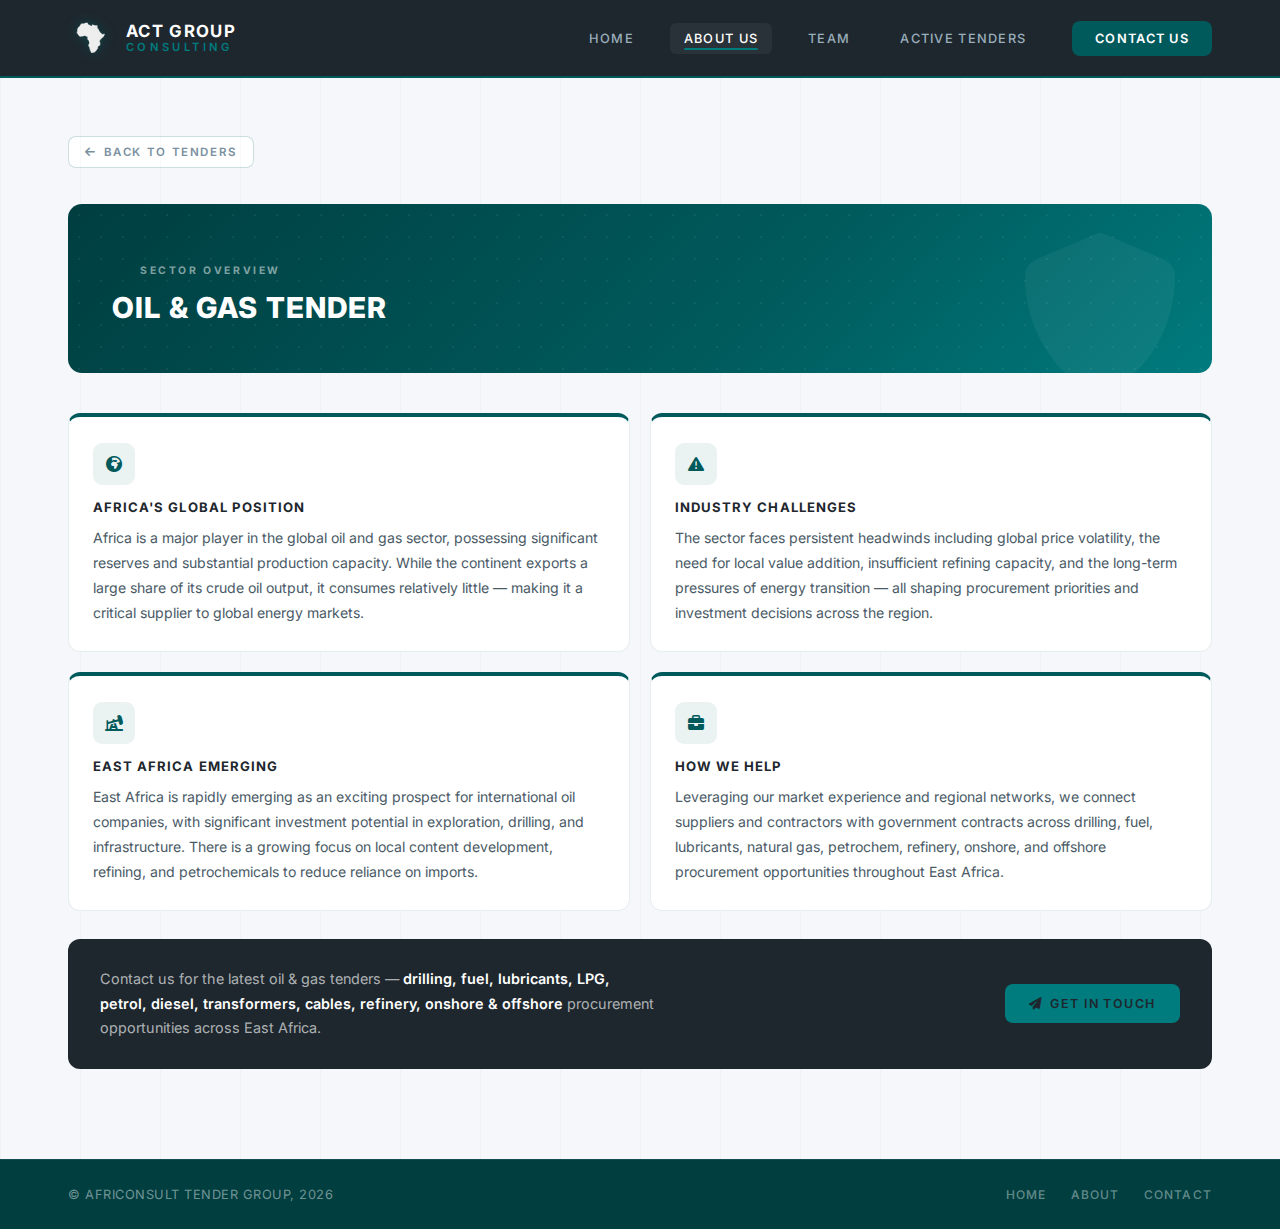
<file: tender-oil-and-gas.html>
<!DOCTYPE html>
<html lang = "en">
    <head>
        <title> Africonsult Tender Group </title>

        <meta charset = "UTF-8" />
        <meta name = "author" content = "Michael Chan" /> <!--date of creation; Wed, June 11, 2025-->
        <meta name = "viewport" content = "width=device-width, initial-scale=1.0, shrink-to-fit=no" />

        <!--custom css-->
        <link rel = "stylesheet" href = "css/style.css" />

        <!--font awesome for icons-->
        <link rel = "stylesheet" href = "https://cdnjs.cloudflare.com/ajax/libs/font-awesome/6.7.2/css/all.min.css" />

        <!--google font, Inter-->
        <link rel = "preconnect" href = "https://fonts.googleapis.com" />
        <link rel = "preconnect" href="https://fonts.gstatic.com" crossorigin />
        <link href = "https://fonts.googleapis.com/css2?family=Google+Sans+Code:ital,wght@0,300..800;1,300..800&family=Inter:ital,opsz,wght@0,14..32,100..900;1,14..32,100..900&display=swap" rel = "stylesheet" />
    </head>

    <body>
        <!--header-->
        <header class = "header">
            <div class = "container">

                <!--hamburger-->
                <input type = "checkbox" id = "check" />
                <label for = "check" class = "checkbtn" aria-label = "Toggle navigation">
                    <span class = "bar"></span>
                    <span class = "bar"></span>
                    <span class = "bar"></span>
                </label>
                
                <!--logo-->
                <div class = "logo">
                    <img src = "images/logo-2.png" alt = "ACT Group logo" />
                    <a href = "index.html" class = "logo_wordmark">
                        <span class = "logo_name"> ACT Group </span>
                        <span class = "logo_sub"> Consulting </span>
                    </a>
                </div>

                <!--menu-->
                <nav class = "menu">
                    <a href = "index.html"               class = "nav_link"> Home </a>
                    <a href = "about.html"               class = "nav_link active"> About Us </a>
                    <a href = "index.html#team"          class = "nav_link"> Team </a>
                    <a href = "index.html#activeTenders" class = "nav_link"> Active Tenders </a>
                    <a href = "contact.html"             class = "nav_cta"> Contact Us </a>
                </nav>
                
            </div>
        </header>
        <!--header ends-->

        <!--tender-->
        <section class = "tender-page">
            <div class = "container">

                <a href = "index.html#tenders" class = "back-btn"> Back to Tenders </a>

                <!--hero-->
                <div class = "tender-hero">
                    <p class = "tender-hero-label"> Sector Overview </p>
                    <h1 class = "page-title"> Oil & Gas Tender </h1>
                </div>

                <!--content cards-->
                <div class = "tender-body">

                    <div class = "tender-card">
                        <div class = "tender-card-icon"> <i class = "fas fa-earth-africa"></i> </div>
                        <h3> Africa's Global Position </h3>
                        <p>
                            Africa is a major player in the global oil and gas sector, possessing significant reserves and substantial production capacity. While the continent exports a large share of its crude oil output, it consumes relatively little — making it a critical supplier to global energy markets.
                        </p>
                    </div>

                    <div class = "tender-card">
                        <div class = "tender-card-icon"> <i class = "fas fa-triangle-exclamation"></i> </div>
                        <h3> Industry Challenges </h3>
                        <p>
                            The sector faces persistent headwinds including global price volatility, the need for local value addition, insufficient refining capacity, and the long-term pressures of energy transition — all shaping procurement priorities and investment decisions across the region.
                        </p>
                    </div>

                    <div class = "tender-card">
                        <div class = "tender-card-icon"> <i class = "fas fa-oil-well"></i> </div>
                        <h3> East Africa Emerging </h3>
                        <p>
                            East Africa is rapidly emerging as an exciting prospect for international oil companies, with significant investment potential in exploration, drilling, and infrastructure. There is a growing focus on local content development, refining, and petrochemicals to reduce reliance on imports.
                        </p>
                    </div>

                    <div class = "tender-card">
                        <div class = "tender-card-icon"> <i class = "fas fa-briefcase"></i> </div>
                        <h3> How We Help </h3>
                        <p>
                            Leveraging our market experience and regional networks, we connect suppliers and contractors with government contracts across drilling, fuel, lubricants, natural gas, petrochem, refinery, onshore, and offshore procurement opportunities throughout East Africa.
                        </p>
                    </div>

                </div>

                <!--CTA-->
                <div class = "tender-cta">
                    <p>
                        Contact us for the latest oil & gas tenders — <strong>drilling, fuel, lubricants, LPG, petrol, diesel, transformers, cables, refinery, onshore & offshore</strong> procurement opportunities across East Africa.
                    </p>
                    <a href = "contact.html">
                        <i class = "fas fa-paper-plane"></i>
                        Get In Touch
                    </a>
                </div>

          </div>
        </section>
        <!--tender ends-->

        <!--footer-->
        <section class = "footer">
            <div class = "container">
                <div class = "footer-bottom">
                    <p> &copy; Africonsult Tender Group, <span id = "year"></span> </p>
              
                    <div class = "footer-links">
                        <a href = "index.html"> Home </a>
                        <a href = "about.html"> About </a>
                        <a href = "contact.html"> Contact </a>
                    </div>
                </div>
            </div>
        </section>
        <!--footer ends-->

        <!--go-up button-->
        <button class = "go-up" onclick = "scrollToTop()" aria-label = "Back to top">
            <i class = "fas fa-arrow-up"></i>
        </button> 

        <!--javascript-->
        <script src = "js/script.js"></script>
        <!--javascript ends-->

    </body>
</html>
</file>
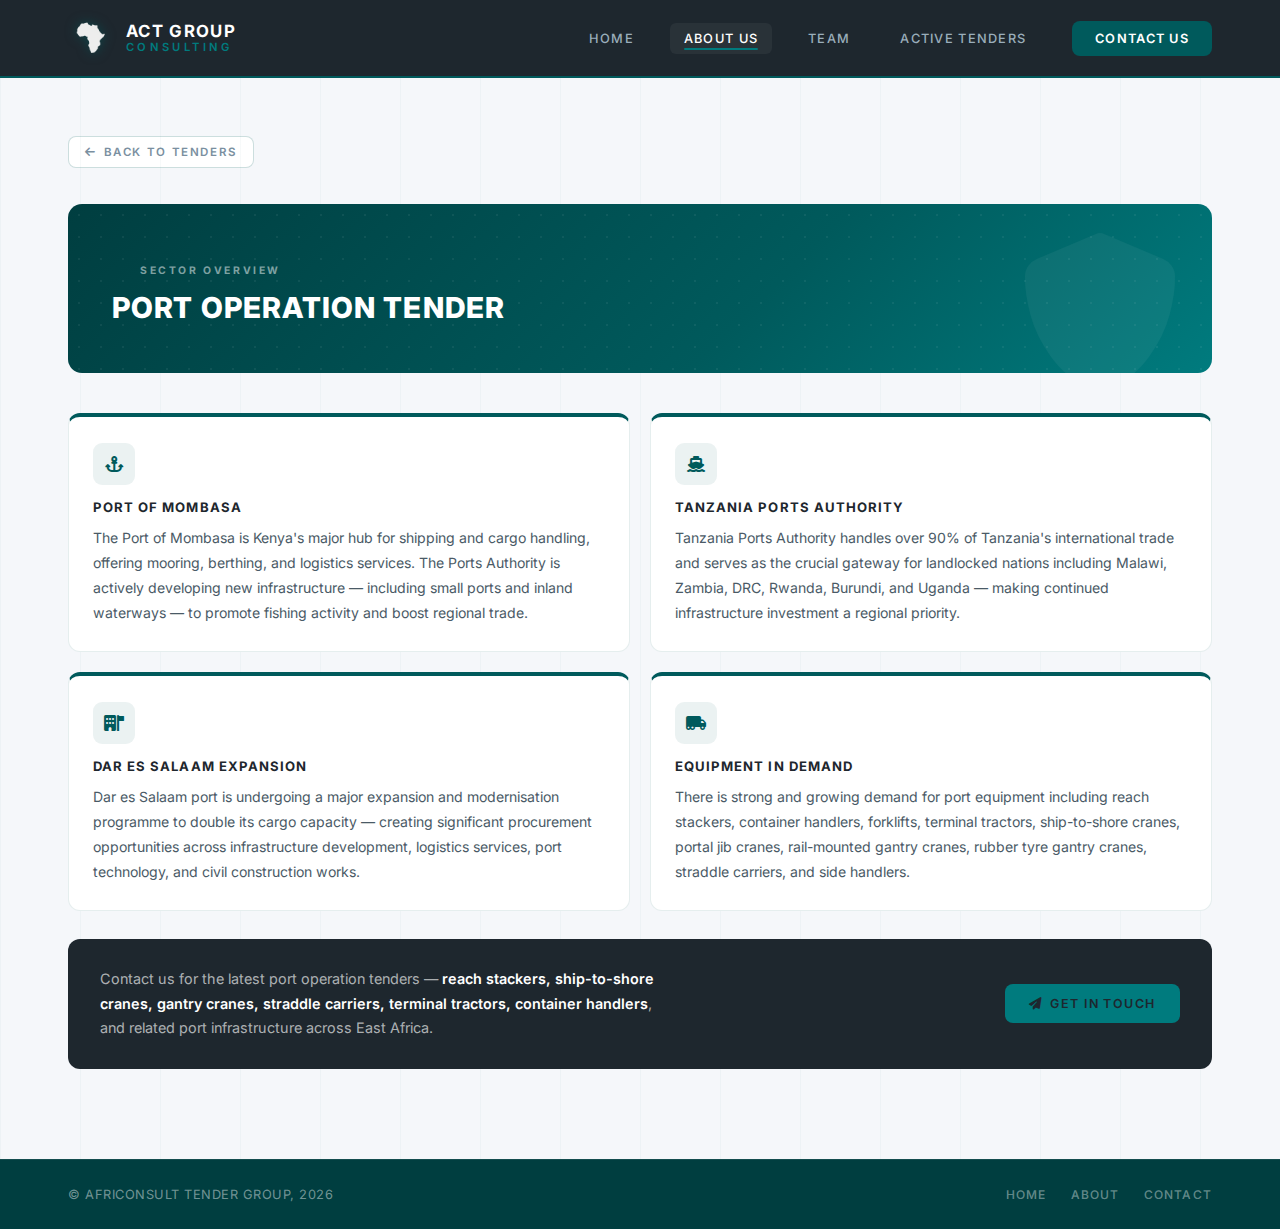
<file: tender-port-operation.html>
<!DOCTYPE html>
<html lang = "en">
    <head>
        <title> Africonsult Tender Group </title>

        <meta charset = "UTF-8" />
        <meta name = "author" content = "Michael Chan" /> <!--date of creation; Wed, June 11, 2025-->
        <meta name = "viewport" content = "width=device-width, initial-scale=1.0, shrink-to-fit=no" />

        <!--custom css-->
        <link rel = "stylesheet" href = "css/style.css" />

        <!--font awesome for icons-->
        <link rel = "stylesheet" href = "https://cdnjs.cloudflare.com/ajax/libs/font-awesome/6.7.2/css/all.min.css" />

        <!--google font, Inter-->
        <link rel = "preconnect" href = "https://fonts.googleapis.com" />
        <link rel = "preconnect" href="https://fonts.gstatic.com" crossorigin />
        <link href = "https://fonts.googleapis.com/css2?family=Google+Sans+Code:ital,wght@0,300..800;1,300..800&family=Inter:ital,opsz,wght@0,14..32,100..900;1,14..32,100..900&display=swap" rel = "stylesheet" />
    </head>

    <body>
        <!--header-->
        <header class = "header">
            <div class = "container">

                <!--hamburger-->
                <input type = "checkbox" id = "check" />
                <label for = "check" class = "checkbtn" aria-label = "Toggle navigation">
                    <span class = "bar"></span>
                    <span class = "bar"></span>
                    <span class = "bar"></span>
                </label>
                
                <!--logo-->
                <div class = "logo">
                    <img src = "images/logo-2.png" alt = "ACT Group logo" />
                    <a href = "index.html" class = "logo_wordmark">
                        <span class = "logo_name"> ACT Group </span>
                        <span class = "logo_sub"> Consulting </span>
                    </a>
                </div>

                <!--menu-->
                <nav class = "menu">
                    <a href = "index.html"               class = "nav_link"> Home </a>
                    <a href = "about.html"               class = "nav_link active"> About Us </a>
                    <a href = "index.html#team"          class = "nav_link"> Team </a>
                    <a href = "index.html#activeTenders" class = "nav_link"> Active Tenders </a>
                    <a href = "contact.html"             class = "nav_cta"> Contact Us </a>
                </nav>
                
            </div>
        </header>
        <!--header ends-->

        <!--tender-->
        <section class = "tender-page">
            <div class = "container">

                <a href = "index.html#tenders" class = "back-btn"> Back to Tenders </a>

                <!--hero-->
                <div class = "tender-hero">
                    <p class = "tender-hero-label"> Sector Overview </p>
                    <h1 class = "page-title"> Port Operation Tender </h1>
                </div>

                <!--content cards-->
                <div class="tender-body">

                    <div class = "tender-card">
                        <div class = "tender-card-icon"> <i class = "fas fa-anchor"></i> </div>
                        <h3> Port of Mombasa </h3>
                        <p>
                            The Port of Mombasa is Kenya's major hub for shipping and cargo handling, offering mooring, berthing, and logistics services. The Ports Authority is actively developing new infrastructure — including small ports and inland waterways — to promote fishing activity and boost regional trade.
                        </p>
                    </div>

                    <div class = "tender-card">
                        <div class = "tender-card-icon"> <i class = "fas fa-ship"></i> </div>
                        <h3> Tanzania Ports Authority </h3>
                        <p>
                            Tanzania Ports Authority handles over 90% of Tanzania's international trade and serves as the crucial gateway for landlocked nations including Malawi, Zambia, DRC, Rwanda, Burundi, and Uganda — making continued infrastructure investment a regional priority.
                        </p>
                    </div>

                    <div class = "tender-card">
                        <div class = "tender-card-icon"> <i class = "fas fa-building-flag"></i> </div>
                        <h3> Dar es Salaam Expansion </h3>
                        <p>
                            Dar es Salaam port is undergoing a major expansion and modernisation programme to double its cargo capacity — creating significant procurement opportunities across infrastructure development, logistics services, port technology, and civil construction works.
                        </p>
                    </div>

                    <div class = "tender-card">
                        <div class = "tender-card-icon"> <i class = "fas fa-truck-moving"></i> </div>
                        <h3> Equipment in Demand </h3>
                        <p>
                            There is strong and growing demand for port equipment including reach stackers, container handlers, forklifts, terminal tractors, ship-to-shore cranes, portal jib cranes, rail-mounted gantry cranes, rubber tyre gantry cranes, straddle carriers, and side handlers.
                        </p>
                    </div>

                </div>

                <!--CTA-->
                <div class = "tender-cta">
                    <p>
                        Contact us for the latest port operation tenders — <strong>reach stackers, ship-to-shore cranes, gantry cranes, straddle carriers, terminal tractors, container handlers</strong>, and related port infrastructure across East Africa.
                    </p>
                    <a href = "contact.html">
                        <i class = "fas fa-paper-plane"></i>
                        Get In Touch
                    </a>
                </div>

            </div>
        </section>
        <!--tender ends-->

        <!--footer-->
        <section class = "footer">
            <div class = "container">
                <div class = "footer-bottom">
                    <p> &copy; Africonsult Tender Group, <span id = "year"></span> </p>
              
                    <div class = "footer-links">
                        <a href = "index.html"> Home </a>
                        <a href = "about.html"> About </a>
                        <a href = "contact.html"> Contact </a>
                    </div>
                </div>
            </div>
        </section>
        <!--footer ends-->

        <!--go-up button-->
        <button class = "go-up" onclick = "scrollToTop()" aria-label = "Back to top">
            <i class = "fas fa-arrow-up"></i>
        </button> 

        <!--javascript-->
        <script src = "js/script.js"></script>
        <!--javascript ends-->

    </body>
</html>
</file>
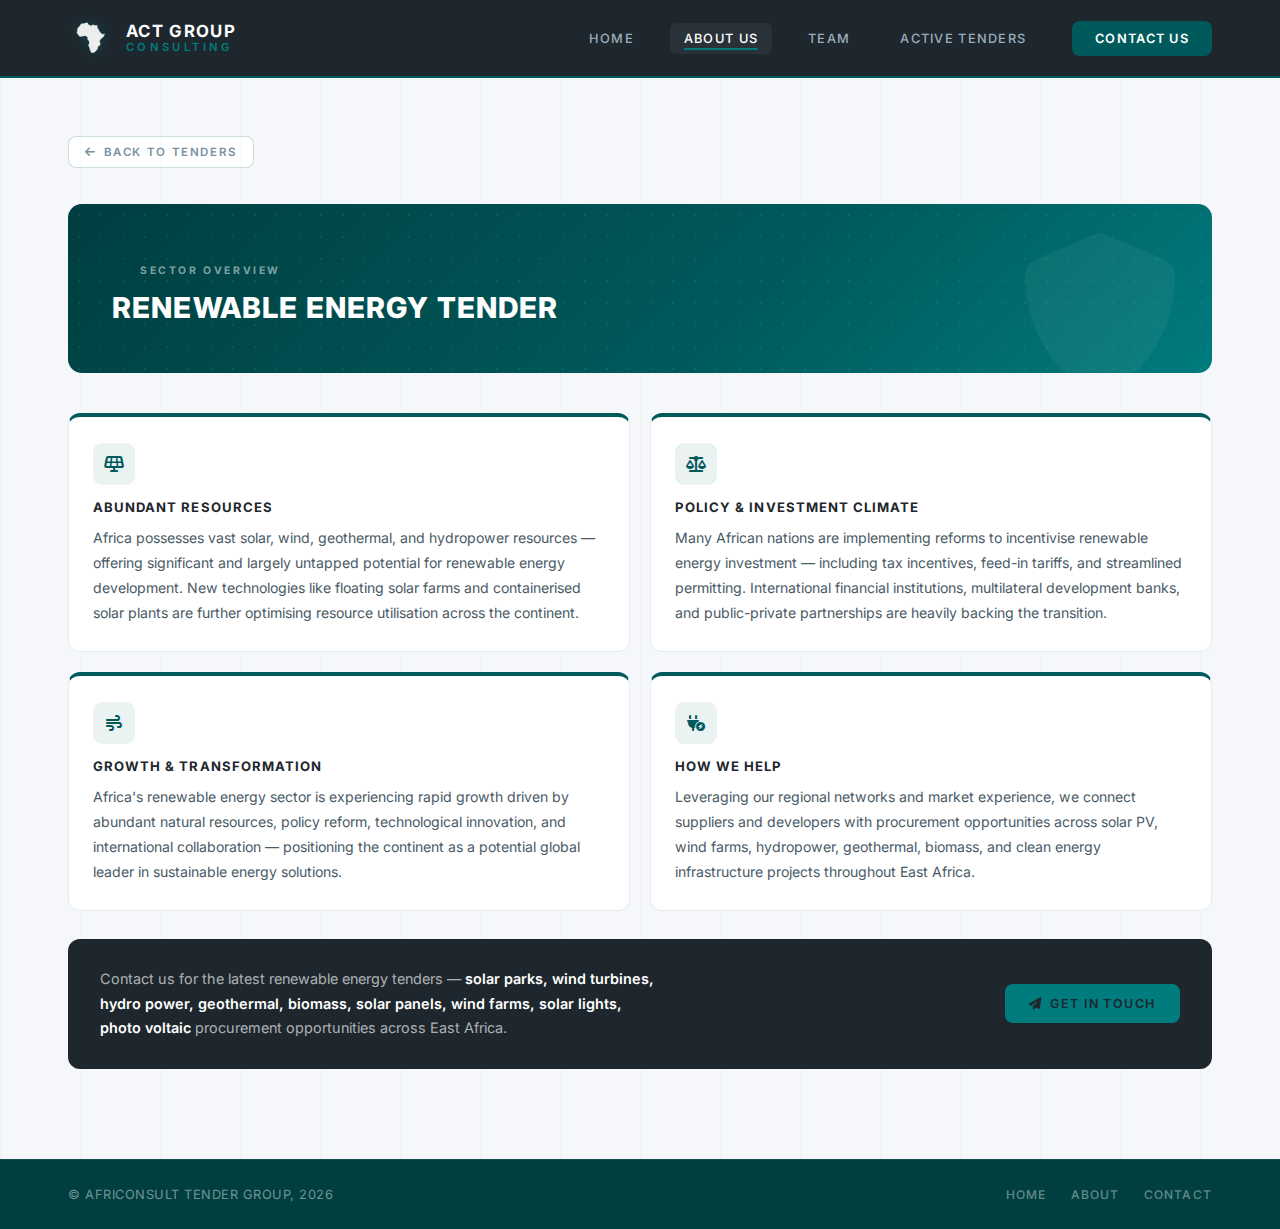
<file: tender-renewable-energy.html>
<!DOCTYPE html>
<html lang = "en">
    <head>
        <title> Africonsult Tender Group </title>

        <meta charset = "UTF-8" />
        <meta name = "author" content = "Michael Chan" /> <!--date of creation; Wed, June 11, 2025-->
        <meta name = "viewport" content = "width=device-width, initial-scale=1.0, shrink-to-fit=no" />

        <!--custom css-->
        <link rel = "stylesheet" href = "css/style.css" />

        <!--font awesome for icons-->
        <link rel = "stylesheet" href = "https://cdnjs.cloudflare.com/ajax/libs/font-awesome/6.7.2/css/all.min.css" />

        <!--google font, Inter-->
        <link rel = "preconnect" href = "https://fonts.googleapis.com" />
        <link rel = "preconnect" href="https://fonts.gstatic.com" crossorigin />
        <link href = "https://fonts.googleapis.com/css2?family=Google+Sans+Code:ital,wght@0,300..800;1,300..800&family=Inter:ital,opsz,wght@0,14..32,100..900;1,14..32,100..900&display=swap" rel = "stylesheet" />
    </head>

    <body>
        <!--header-->
        <header class = "header">
            <div class = "container">

                <!--hamburger-->
                <input type = "checkbox" id = "check" />
                <label for = "check" class = "checkbtn" aria-label = "Toggle navigation">
                    <span class = "bar"></span>
                    <span class = "bar"></span>
                    <span class = "bar"></span>
                </label>
                
                <!--logo-->
                <div class = "logo">
                    <img src = "images/logo-2.png" alt = "ACT Group logo" />
                    <a href = "index.html" class = "logo_wordmark">
                        <span class = "logo_name"> ACT Group </span>
                        <span class = "logo_sub"> Consulting </span>
                    </a>
                </div>

                <!--menu-->
                <nav class = "menu">
                    <a href = "index.html"               class = "nav_link"> Home </a>
                    <a href = "about.html"               class = "nav_link active"> About Us </a>
                    <a href = "index.html#team"          class = "nav_link"> Team </a>
                    <a href = "index.html#activeTenders" class = "nav_link"> Active Tenders </a>
                    <a href = "contact.html"             class = "nav_cta"> Contact Us </a>
                </nav>
                
            </div>
        </header>
        <!--header ends-->

        <!--tender-->
        <section class = "tender-page">
            <div class = "container">

                <a href = "index.html#tenders" class = "back-btn"> Back to Tenders </a>

                <!--hero-->
                <div class = "tender-hero">
                    <p class = "tender-hero-label"> Sector Overview </p>
                    <h1 class = "page-title"> Renewable Energy Tender </h1>
                </div>

                <!--content cards-->
                <div class = "tender-body">

                    <div class = "tender-card">
                        <div class = "tender-card-icon"> <i class = "fas fa-solar-panel"></i> </div>
                        <h3> Abundant Resources </h3>
                        <p>
                            Africa possesses vast solar, wind, geothermal, and hydropower resources — offering significant and largely untapped potential for renewable energy development. New technologies like floating solar farms and containerised solar plants are further optimising resource utilisation across the continent.
                        </p>
                    </div>

                    <div class = "tender-card">
                        <div class = "tender-card-icon"> <i class = "fas fa-scale-balanced"></i> </div>
                        <h3> Policy & Investment Climate </h3>
                        <p>
                            Many African nations are implementing reforms to incentivise renewable energy investment — including tax incentives, feed-in tariffs, and streamlined permitting. International financial institutions, multilateral development banks, and public-private partnerships are heavily backing the transition.
                        </p>
                    </div>

                    <div class = "tender-card">
                        <div class = "tender-card-icon"> <i class = "fas fa-wind"></i> </div>
                        <h3> Growth & Transformation </h3>
                        <p>
                            Africa's renewable energy sector is experiencing rapid growth driven by abundant natural resources, policy reform, technological innovation, and international collaboration — positioning the continent as a potential global leader in sustainable energy solutions.
                        </p>
                    </div>

                    <div class = "tender-card">
                        <div class = "tender-card-icon"> <i class = "fas fa-plug-circle-bolt"></i> </div>
                        <h3> How We Help </h3>
                        <p>
                            Leveraging our regional networks and market experience, we connect suppliers and developers with procurement opportunities across solar PV, wind farms, hydropower, geothermal, biomass, and clean energy infrastructure projects throughout East Africa.
                        </p>
                    </div>

                </div>

                <!--CTA-->
                <div class = "tender-cta">
                    <p>
                        Contact us for the latest renewable energy tenders — <strong>solar parks, wind turbines, hydro power, geothermal, biomass, solar panels, wind farms, solar lights, photo voltaic</strong> procurement opportunities across East Africa.
                    </p>
                    <a href = "contact.html"> 
                        <i class="fas fa-paper-plane"></i>
                        Get In Touch
                    </a>
                </div>

          </div>
        </section>
        <!--tender ends-->

        <!--footer-->
        <section class = "footer">
            <div class = "container">
                <div class = "footer-bottom">
                    <p> &copy; Africonsult Tender Group, <span id = "year"></span> </p>
              
                    <div class = "footer-links">
                        <a href = "index.html"> Home </a>
                        <a href = "about.html"> About </a>
                        <a href = "contact.html"> Contact </a>
                    </div>
                </div>
            </div>
        </section>
        <!--footer ends-->

        <!--go-up button-->
        <button class = "go-up" onclick = "scrollToTop()" aria-label = "Back to top">
            <i class = "fas fa-arrow-up"></i>
        </button> 

        <!--javascript-->
        <script src = "js/script.js"></script>
        <!--javascript ends-->

    </body>
</html>
</file>
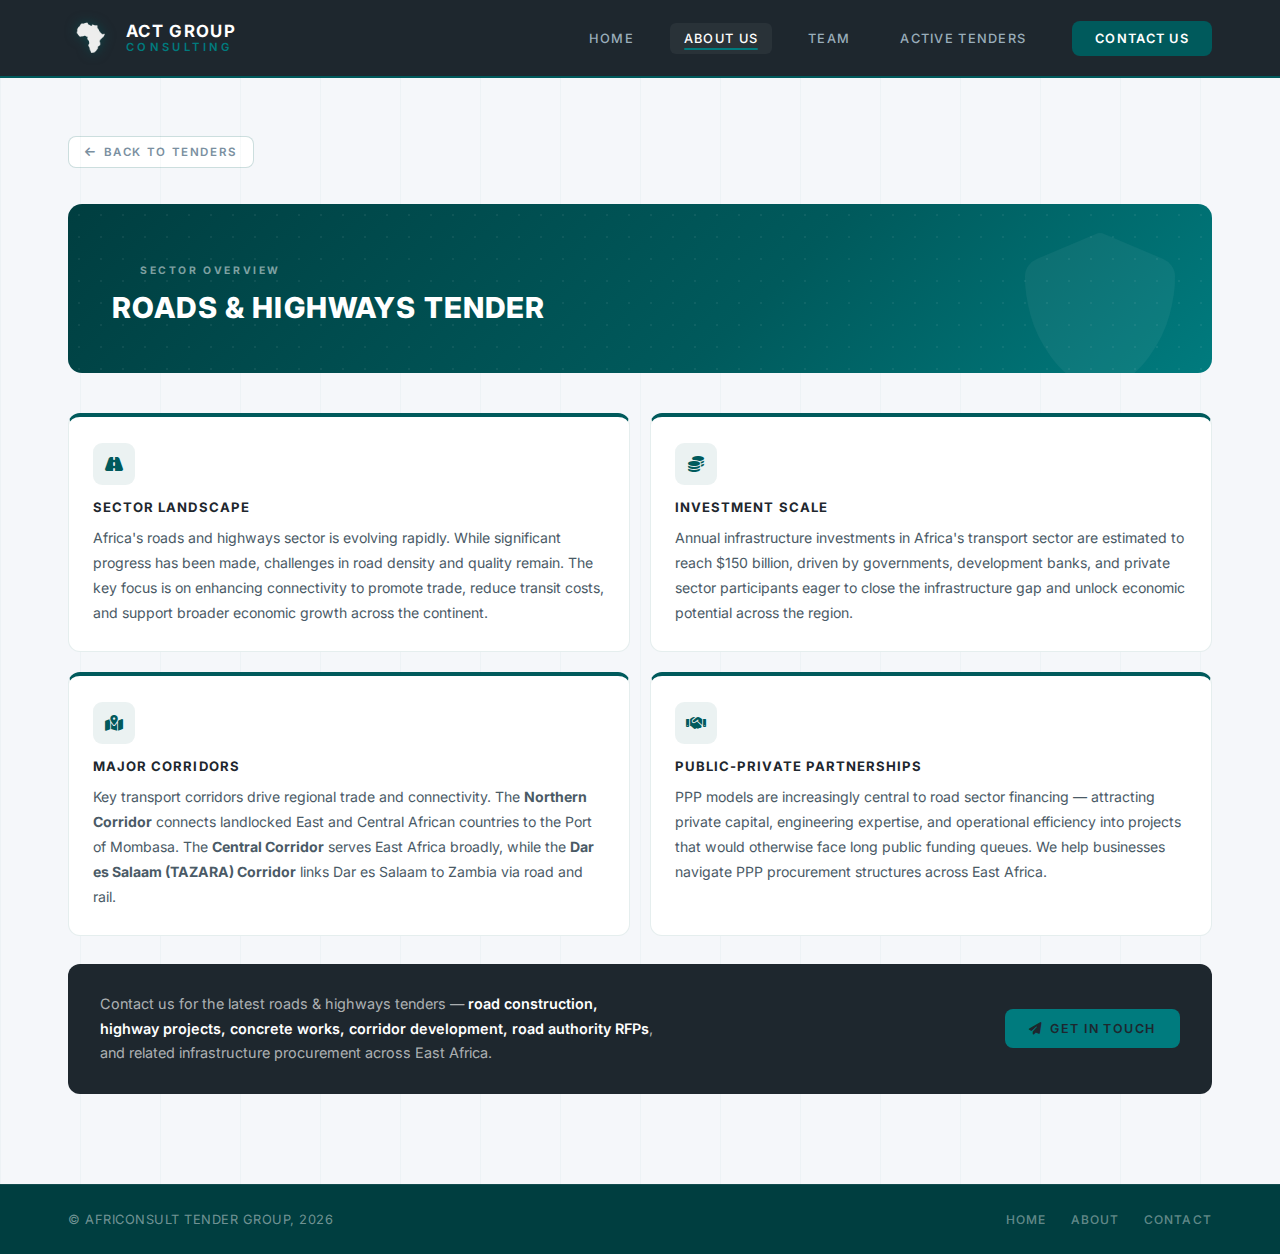
<file: tender-roads-and-highways.html>
<!DOCTYPE html>
<html lang = "en">
    <head>
        <title> Africonsult Tender Group </title>

        <meta charset = "UTF-8" />
        <meta name = "author" content = "Michael Chan" /> <!--date of creation; Wed, June 11, 2025-->
        <meta name = "viewport" content = "width=device-width, initial-scale=1.0, shrink-to-fit=no" />

        <!--custom css-->
        <link rel = "stylesheet" href = "css/style.css" />

        <!--font awesome for icons-->
        <link rel = "stylesheet" href = "https://cdnjs.cloudflare.com/ajax/libs/font-awesome/6.7.2/css/all.min.css" />

        <!--google font, Inter-->
        <link rel = "preconnect" href = "https://fonts.googleapis.com" />
        <link rel = "preconnect" href="https://fonts.gstatic.com" crossorigin />
        <link href = "https://fonts.googleapis.com/css2?family=Google+Sans+Code:ital,wght@0,300..800;1,300..800&family=Inter:ital,opsz,wght@0,14..32,100..900;1,14..32,100..900&display=swap" rel = "stylesheet" />
    </head>

    <body>
        <!--header-->
        <header class = "header">
            <div class = "container">

                <!--hamburger-->
                <input type = "checkbox" id = "check" />
                <label for = "check" class = "checkbtn" aria-label = "Toggle navigation">
                    <span class = "bar"></span>
                    <span class = "bar"></span>
                    <span class = "bar"></span>
                </label>
                
                <!--logo-->
                <div class = "logo">
                    <img src = "images/logo-2.png" alt = "ACT Group logo" />
                    <a href = "index.html" class = "logo_wordmark">
                        <span class = "logo_name"> ACT Group </span>
                        <span class = "logo_sub"> Consulting </span>
                    </a>
                </div>

                <!--menu-->
                <nav class = "menu">
                    <a href = "index.html"               class = "nav_link"> Home </a>
                    <a href = "about.html"               class = "nav_link active"> About Us </a>
                    <a href = "index.html#team"          class = "nav_link"> Team </a>
                    <a href = "index.html#activeTenders" class = "nav_link"> Active Tenders </a>
                    <a href = "contact.html"             class = "nav_cta"> Contact Us </a>
                </nav>
                
            </div>
        </header>
        <!--header ends-->

        <!--tenders-->
        <section class = "tender-page">
            <div class = "container">

                <a href = "index.html#tenders" class = "back-btn"> Back to Tenders </a>

                <!--hero-->
                <div class = "tender-hero">
                    <p class = "tender-hero-label"> Sector Overview </p>
                    <h1 class = "page-title"> Roads & Highways Tender </h1>
                </div>

                <!--content cards-->
                <div class = "tender-body">

                    <div class = "tender-card">
                        <div class = "tender-card-icon"> <i class = "fas fa-road"></i> </div>
                        <h3> Sector Landscape</h3>
                        <p>
                            Africa's roads and highways sector is evolving rapidly. While significant progress has been made, challenges in road density and quality remain. The key focus is on enhancing connectivity to promote trade, reduce transit costs, and support broader economic growth across the continent.
                        </p>
                    </div>

                    <div class = "tender-card">
                        <div class = "tender-card-icon"> <i class = "fas fa-coins"></i> </div>
                        <h3> Investment Scale </h3>
                        <p>
                            Annual infrastructure investments in Africa's transport sector are estimated to reach $150 billion, driven by governments, development banks, and private sector participants eager to close the infrastructure gap and unlock economic potential across the region.
                        </p>
                    </div>

                    <div class = "tender-card">
                        <div class = "tender-card-icon"> <i class = "fas fa-map-location-dot"></i> </div>
                        <h3> Major Corridors </h3>
                        <p>
                            Key transport corridors drive regional trade and connectivity. The <strong>Northern Corridor</strong> connects landlocked East and Central African countries to the Port of Mombasa. The <strong>Central Corridor</strong> serves East Africa broadly, while the <strong>Dar es Salaam (TAZARA) Corridor</strong> links Dar es Salaam to Zambia via road and rail.
                        </p>
                    </div>

                    <div class = "tender-card">
                        <div class = "tender-card-icon"> <i class = "fas fa-handshake"></i> </div>
                        <h3> Public-Private Partnerships </h3>
                        <p>
                            PPP models are increasingly central to road sector financing — attracting private capital, engineering expertise, and operational efficiency into projects that would otherwise face long public funding queues. We help businesses navigate PPP procurement structures across East Africa.
                        </p>
                    </div>

                </div>

                <!--CTA-->
                <div class = "tender-cta">
                    <p>
                        Contact us for the latest roads & highways tenders — <strong>road construction, highway projects, concrete works, corridor development, road authority RFPs</strong>, and related infrastructure procurement across East Africa.
                    </p>
                    <a href = "contact.html">
                        <i class = "fas fa-paper-plane"></i>
                        Get In Touch
                    </a>
                </div>

            </div>
        </section>
        <!--tender ends-->

        <!--footer-->
        <section class = "footer">
            <div class = "container">
                <div class = "footer-bottom">
                    <p> &copy; Africonsult Tender Group, <span id = "year"></span> </p>
              
                    <div class = "footer-links">
                        <a href = "index.html"> Home </a>
                        <a href = "about.html"> About </a>
                        <a href = "contact.html"> Contact </a>
                    </div>
                </div>
            </div>
        </section>
        <!--footer ends-->

        <!--go-up button-->
        <button class = "go-up" onclick = "scrollToTop()" aria-label = "Back to top">
            <i class = "fas fa-arrow-up"></i>
        </button> 

        <!--javascript-->
        <script src = "js/script.js"></script>
        <!--javascript ends-->

    </body>
</html>
</file>
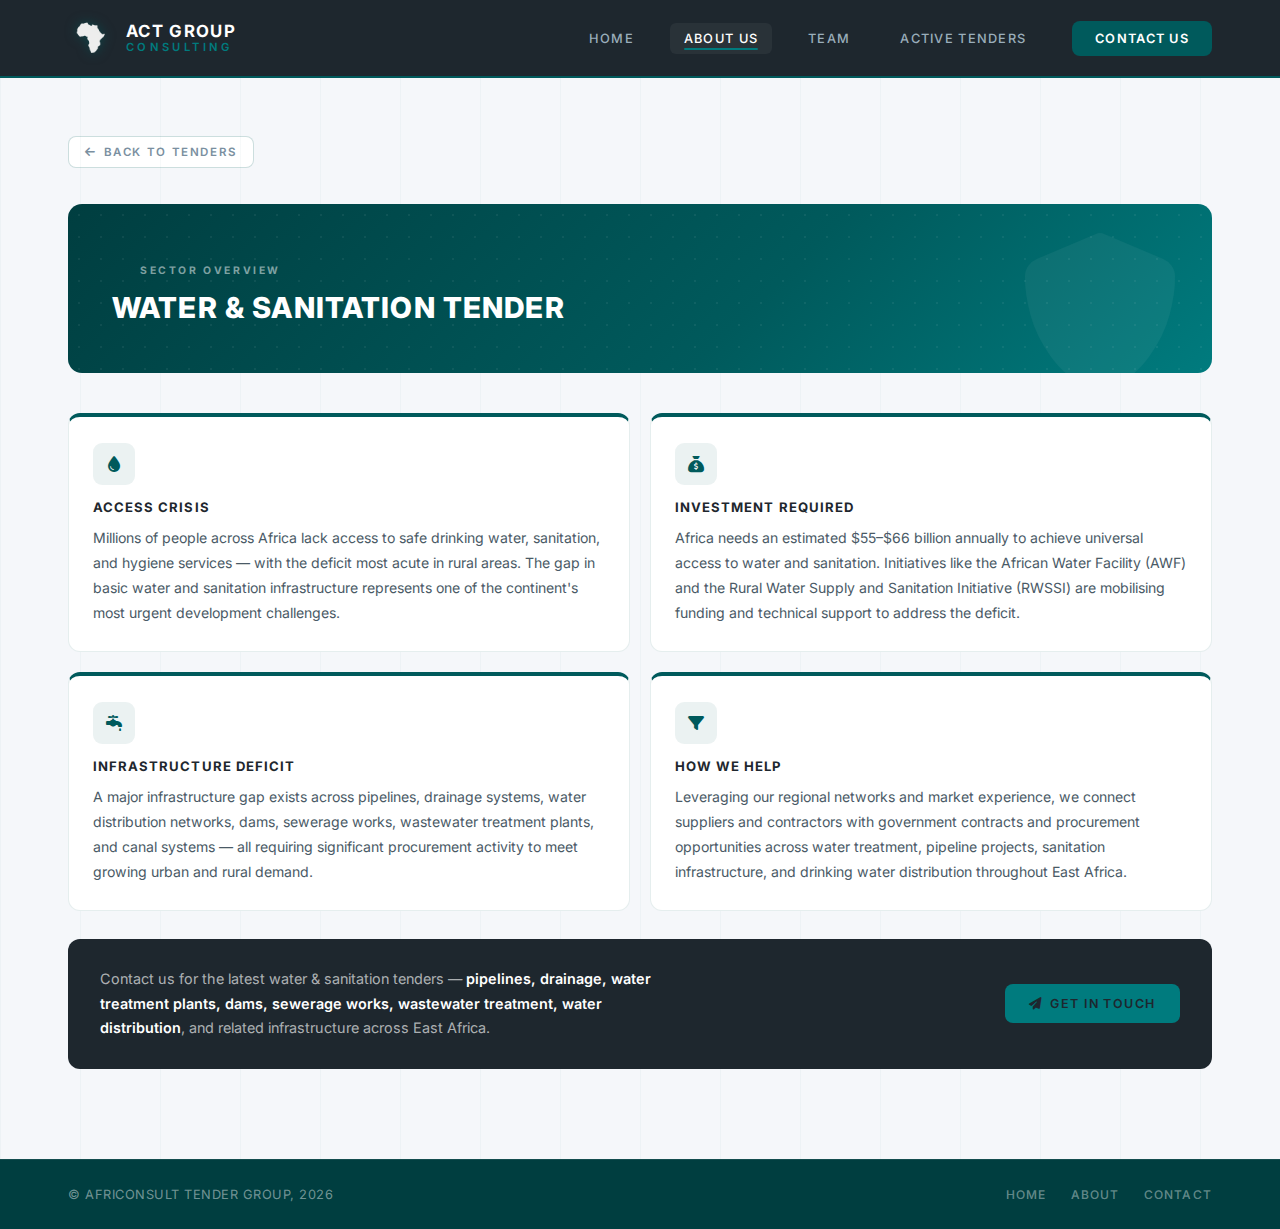
<file: tender-water-and-sanitation.html>
<!DOCTYPE html>
<html lang = "en">
    <head>
        <title> Africonsult Tender Group </title>

        <meta charset = "UTF-8" />
        <meta name = "author" content = "Michael Chan" /> <!--date of creation; Wed, June 11, 2025-->
        <meta name = "viewport" content = "width=device-width, initial-scale=1.0, shrink-to-fit=no" />

        <!--custom css-->
        <link rel = "stylesheet" href = "css/style.css" />

        <!--font awesome for icons-->
        <link rel = "stylesheet" href = "https://cdnjs.cloudflare.com/ajax/libs/font-awesome/6.7.2/css/all.min.css" />

        <!--google font, Inter-->
        <link rel = "preconnect" href = "https://fonts.googleapis.com" />
        <link rel = "preconnect" href="https://fonts.gstatic.com" crossorigin />
        <link href = "https://fonts.googleapis.com/css2?family=Google+Sans+Code:ital,wght@0,300..800;1,300..800&family=Inter:ital,opsz,wght@0,14..32,100..900;1,14..32,100..900&display=swap" rel = "stylesheet" />
    </head>

    <body>
        <!--header-->
        <header class = "header">
            <div class = "container">

                <!--hamburger-->
                <input type = "checkbox" id = "check" />
                <label for = "check" class = "checkbtn" aria-label = "Toggle navigation">
                    <span class = "bar"></span>
                    <span class = "bar"></span>
                    <span class = "bar"></span>
                </label>
                
                <!--logo-->
                <div class = "logo">
                    <img src = "images/logo-2.png" alt = "ACT Group logo" />
                    <a href = "index.html" class = "logo_wordmark">
                        <span class = "logo_name"> ACT Group </span>
                        <span class = "logo_sub"> Consulting </span>
                    </a>
                </div>

                <!--menu-->
                <nav class = "menu">
                    <a href = "index.html"               class = "nav_link"> Home </a>
                    <a href = "about.html"               class = "nav_link active"> About Us </a>
                    <a href = "index.html#team"          class = "nav_link"> Team </a>
                    <a href = "index.html#activeTenders" class = "nav_link"> Active Tenders </a>
                    <a href = "contact.html"             class = "nav_cta"> Contact Us </a>
                </nav>
                
            </div>
        </header>
        <!--header ends-->

        <!--tender-->
        <section class = "tender-page">
            <div class = "container">

                <a href = "index.html#tenders" class = "back-btn"> Back to Tenders </a>

                <!--hero-->
                <div class = "tender-hero">
                    <p class = "tender-hero-label"> Sector Overview </p>
                    <h1 class = "page-title"> Water & Sanitation Tender </h1>
                </div>

                <!--content cards-->
                <div class = "tender-body">

                    <div class = "tender-card">
                        <div class = "tender-card-icon"> <i class = "fas fa-droplet"></i> </div>
                        <h3> Access Crisis </h3>
                        <p>
                            Millions of people across Africa lack access to safe drinking water, sanitation, and hygiene services — with the deficit most acute in rural areas. The gap in basic water and sanitation infrastructure represents one of the continent's most urgent development challenges.
                        </p>
                    </div>

                    <div class = "tender-card">
                        <div class = "tender-card-icon"> <i class = "fas fa-sack-dollar"></i> </div>
                        <h3> Investment Required </h3>
                        <p>
                            Africa needs an estimated $55–$66 billion annually to achieve universal access to water and sanitation. Initiatives like the African Water Facility (AWF) and the Rural Water Supply and Sanitation Initiative (RWSSI) are mobilising funding and technical support to address the deficit.
                        </p>
                    </div>

                    <div class = "tender-card">
                        <div class = "tender-card-icon"> <i class = "fas fa-faucet-drip"></i> </div>
                        <h3> Infrastructure Deficit </h3>
                        <p>
                            A major infrastructure gap exists across pipelines, drainage systems, water distribution networks, dams, sewerage works, wastewater treatment plants, and canal systems — all requiring significant procurement activity to meet growing urban and rural demand.
                        </p>
                    </div>

                    <div class = "tender-card">
                        <div class = "tender-card-icon"> <i class = "fas fa-filter"></i> </div>
                        <h3> How We Help </h3>
                        <p>
                            Leveraging our regional networks and market experience, we connect suppliers and contractors with government contracts and procurement opportunities across water treatment, pipeline projects, sanitation infrastructure, and drinking water distribution throughout East Africa.
                        </p>
                    </div>

                </div>

                <!--CTA-->
                <div class = "tender-cta">
                    <p>
                        Contact us for the latest water & sanitation tenders — <strong>pipelines, drainage, water treatment plants, dams, sewerage works, wastewater treatment, water distribution</strong>, and related infrastructure across East Africa.
                    </p>
                    <a href = "contact.html">
                        <i class = "fas fa-paper-plane"></i>
                        Get In Touch
                    </a>
                </div>

            </div>
        </section>
        <!--tender ends-->

        <!--footer-->
        <section class = "footer">
            <div class = "container">
                <div class = "footer-bottom">
                    <p> &copy; Africonsult Tender Group, <span id = "year"></span> </p>
              
                    <div class = "footer-links">
                        <a href = "index.html"> Home </a>
                        <a href = "about.html"> About </a>
                        <a href = "contact.html"> Contact </a>
                    </div>
                </div>
            </div>
        </section>
        <!--footer ends-->

        <!--go-up button-->
        <button class = "go-up" onclick = "scrollToTop()" aria-label = "Back to top">
            <i class = "fas fa-arrow-up"></i>
        </button> 

        <!--javascript-->
        <script src = "js/script.js"></script>
        <!--javascript ends-->

    </body>
</html>
</file>
<file: css/style.css>
/*
	Theme: Afri Consult Tender Group;
	Author: Michael Chan;
	Date of Creation: Wed, June 11, 2025;
*/

/* css for all pages */
	:root 
	{
	  	--green:          #005a5c;
	  	--green-dark:     #003e40;
	  	--green-light:    #007b7e;
	  	--dark:           #1E272E;
	  	--light:          #F5F7FA;
	  	--white:          #ffffff;
	  	--text-muted:     #7a8fa0;
	  	--header-height:  76px;
	  	--container-max:  1200px;
	  	--font-display:   "Inter", sans-serif;
	  	--font-body:      "Inter", sans-serif;
	  	--ease:           cubic-bezier(0.22, 1, 0.36, 1);
	}

	*, *::before, *::after 
	{
	  	margin: 0;
	  	padding: 0;
	  	box-sizing: border-box;
	}

    html
    {
    	height: 100%;
        scroll-behavior: smooth;
    }

    body 
    {
	  	min-height: 100vh;
	  	font-family: var(--font-body);
	  	font-size: 1rem;
	  	background: var(--light);
	  	color: var(--dark);
	  	-webkit-font-smoothing: antialiased;
	  	-moz-osx-font-smoothing: grayscale;
	}

	.container 
	{
	  	max-width: var(--container-max);
	  	margin: 0 auto;
	  	padding: 0 28px;
	  	width: 100%;
	}

    p
    {
        max-width: 1000px;
        text-align: left;
        margin: 10px auto;
        line-height: 1.7;
    }
/* css for all pages ends */

/* header */
	.header 
	{
	  	position: fixed;
	  	top: 0;
	  	left: 0;
	  	width: 100%;
	  	z-index: 1000;
	  	background: var(--dark);
	  	
	  	/* thin green rule at the bottom edge */
	  	border-bottom: 2px solid var(--green);
	  	transition: background 0.35s var(--ease), box-shadow 0.35s var(--ease);
	}

	.header .container 
	{
	  	display: flex;
	  	align-items: center;
	  	height: var(--header-height);
	  	gap: 24px;
	}

	/* logo */
	.logo 
	{
	  	display: flex;
	  	align-items: center;
	  	gap: 12px;
	  	flex-shrink: 0;
	}

	.logo img 
	{
	  	height: 46px;
	  	width: auto;
	  	object-fit: contain;
	  	
	  	/* subtle green glow around the mark */
	  	filter: drop-shadow(0 0 6px rgba(0, 90, 92, 0.6));
	}

	.logo_wordmark 
	{
	  	display: flex;
	  	flex-direction: column;
	  	text-decoration: none;
	  	line-height: 1;
	  	gap: 3px;
	}

	.logo_name 
	{
	  	font-family: var(--font-display);
	  	font-size: 1.05rem;
	  	font-weight: 700;
	  	letter-spacing: 0.08em;
	  	text-transform: uppercase;
	  	color: var(--white);
	}

	.logo_sub 
	{
	  	font-family: var(--font-display);
	  	font-size: 0.7rem;
	  	font-weight: 600;
	  	letter-spacing: 0.3em;
	  	text-transform: uppercase;
	  	color: var(--green-light);
	}

	/* nav menu */
	.menu 
	{
	  	display: flex;
	  	align-items: center;
	  	gap: 22px;
	  	margin-left: auto;
	}

	.nav_link 
	{
	  	position: relative;
	  	text-decoration: none;
	  	font-family: var(--font-display);
	  	font-size: 0.8rem;
	  	font-weight: 500;
	  	letter-spacing: 0.1em;
	  	text-transform: uppercase;
	  	color: #9aaebb;
	  	padding: 8px 14px;
	  	border-radius: 6px;
	  	transition: color 0.2s ease, background 0.2s ease;
	}

	/* animated underline */
	.nav_link::after 
	{
	  	content: "";
	  	position: absolute;
	  	bottom: 4px;
	  	left: 14px;
	  	right: 14px;
	  	height: 2px;
	  	background: var(--green-light);
	  	border-radius: 2px;
	  	transform: scaleX(0);
	  	transform-origin: left center;
	  	transition: transform 0.3s var(--ease);
	}

	.nav_link:hover,
	.nav_link.active 
	{
	  	color: var(--white);
	  	background: rgba(255, 255, 255, 0.05);
	}

	.nav_link:hover::after,
	.nav_link.active::after 
	{
	  	transform: scaleX(1);
	}

	/* Contact CTA */
	.nav_cta 
	{
	  	text-decoration: none;
	  	font-family: var(--font-display);
	  	font-size: 0.8rem;
	  	font-weight: 600;
	  	letter-spacing: 0.1em;
	  	text-transform: uppercase;
	  	color: var(--white);
	  	background: var(--green);
	  	padding: 9px 22px;
	  	border-radius: 8px;
	  	margin-left: 10px;
	  	border: 1.5px solid transparent;
	  	transition: background 0.25s ease,
	              	border-color 0.25s ease,
	              	transform 0.2s ease,
	              	box-shadow 0.25s ease;
	}

	.nav_cta:hover 
	{
	  	background: transparent;
	  	border-color: var(--green-light);
	  	color: var(--green-light);
	  	transform: translateY(-1px);
	  	box-shadow: 0 6px 18px rgba(0, 90, 92, 0.3);
	}

	/* hamburger */
	#check 
	{
	  	display: none;
	}

	.checkbtn 
	{
	  	display: none;
	  	flex-direction: column;
	  	justify-content: center;
	  	align-items: center;
	  	gap: 5px;
	  	width: 40px;
	  	height: 40px;
	  	cursor: pointer;
	  	border: 1.5px solid rgba(255, 255, 255, 0.15);
	  	border-radius: 8px;
	  	order: -1; /* push to far left on mobile */
	  	flex-shrink: 0;
	  	transition: border-color 0.25s ease, background 0.25s ease;
	}

	.checkbtn:hover 
	{
	  	border-color: var(--green-light);
	  	background: rgba(0, 90, 92, 0.15);
	}

	.checkbtn .bar 
	{
	  	display: block;
	  	width: 20px;
	  	height: 2px;
	  	background: var(--white);
	  	border-radius: 2px;
	  	transition: transform 0.35s var(--ease), opacity 0.25s ease, width 0.3s ease;
	}

	/* X state when checked */
	#check:checked ~ .checkbtn .bar:nth-child(1) 
	{
	  	transform: translateY(7px) rotate(45deg);
	}

	#check:checked ~ .checkbtn .bar:nth-child(2) 
	{
	  	opacity: 0;
	  	width: 0;
	}

	#check:checked ~ .checkbtn .bar:nth-child(3) 
	{
	  	transform: translateY(-7px) rotate(-45deg);
	}

	/* mobile menu drawer */
	/* The menu slides down from the header on mobile */
	#check:checked ~ .menu 
	{
	  	max-height: 400px;
	  	opacity: 1;
	  	padding: 16px 0 24px;
	  	border-top: 1px solid rgba(255, 255, 255, 0.06);
	}
/* header ends */

/* reviews */
	.reviews 
	{
	  	margin-top: var(--header-height);
	  	padding: 0;
	  	background: var(--green);
	  	
	  	/* Layered: dark gradient overlay + subtle diagonal grain */
	  	background-image:
	    	linear-gradient(135deg, var(--green-dark) 0%, var(--green) 55%, var(--green-light) 100%);
	  	overflow: hidden;
	  	position: relative;
	}

	/* Decorative arc at the top edge */
	.reviews::before 
	{
	  	content: "";
	  	position: absolute;
	  	top: -30px;
	  	left: -5%;
	  	width: 110%;
	  	height: 60px;
	  	background: var(--dark);
	  	border-radius: 0 0 50% 50%;
	  	pointer-events: none;
	}

	/* Subtle dot-grid texture */
	.reviews::after 
	{
	  	content: "";
	  	position: absolute;
	  	inset: 0;
	  	background-image: radial-gradient(rgba(255,255,255,0.06) 1px, transparent 1px);
	  	background-size: 24px 24px;
	  	pointer-events: none;
	}

	.reviews .container 
	{
	  	position: relative;
	  	z-index: 1;
	  	display: grid;
	  	grid-template-columns: 1fr auto 1fr auto 1fr;
	  	align-items: center;
	  	gap: 0;
	  	padding-top: 48px;
	  	padding-bottom: 48px;
	}

	/* Stat block */
	.review_box 
	{
	  	display: flex;
	  	flex-direction: column;
	  	align-items: center;
	  	gap: 6px;
	  	text-align: center;
	  	color: var(--white);
	  	padding: 12px 24px;
	  	
	  	/* staggered fade-in */
	  	opacity: 0;
	  	transform: translateY(18px);
	  	animation: statReveal 0.6s var(--ease) forwards;
	}

	.review_box:nth-child(1) { animation-delay: 0.1s; }
	.review_box:nth-child(3) { animation-delay: 0.25s; }
	.review_box:nth-child(5) { animation-delay: 0.4s; }

	@keyframes statReveal 
	{
	  	to { opacity: 1; transform: translateY(0); }
	}

	.review_number 
	{
	  	font-family: var(--font-display);
	  	font-size: 3rem;
	  	font-weight: 800;
	  	line-height: 1;
	  	letter-spacing: -0.02em;
	  	color: var(--white);
	}

	.review_number sup 
	{
	  	font-size: 1.4rem;
	  	font-weight: 600;
	  	vertical-align: super;
	  	opacity: 0.75;
	}

	.review_text 
	{
	  	font-family: var(--font-display);
	  	font-size: 0.78rem;
	  	font-weight: 400;
	  	letter-spacing: 0.2em;
	  	text-transform: uppercase;
	  	color: rgba(255, 255, 255, 0.65);
	}

	/* Vertical divider between stat blocks */
	.review_divider 
	{
	  	width: 1px;
	  	height: 56px;
	  	background: rgba(255, 255, 255, 0.2);
	  	border-radius: 1px;
	}
/* reviews end */

/* header and review responsive */
	@media (max-width: 768px) 
	{
		  .checkbtn 
		  {
		  		display: flex;
		  }

		  /* Hide menu by default; show it as drawer when checked */
		  .menu 
		  {
		    	position: absolute;
		    	top: var(--header-height);
		    	left: 0;
		    	width: 100%;
		    	flex-direction: column;
		    	align-items: flex-start;
		    	gap: 0;
		    	background: var(--dark);
		    	padding: 0 28px;
		    	max-height: 0;
		    	overflow: hidden;
		    	opacity: 0;
		    	transition: max-height 0.4s var(--ease), opacity 0.3s ease, padding 0.3s ease;
		    	border-bottom: 2px solid var(--green);
		  }

		  .nav_link 
		  {
		    	width: 100%;
		    	padding: 14px 0;
		    	border-bottom: 1px solid rgba(255, 255, 255, 0.06);
		    	border-radius: 0;
		    	font-size: 0.85rem;
		  }

		  .nav_link::after 
		  {
		    	display: none;
		  }

		  .nav_cta 
		  {
		    	margin: 16px 0 0;
		    	width: 100%;
		    	text-align: center;
		    	padding: 13px 0;
		    	border-radius: 8px;
		  }

		  /* Reviews: stack vertically */
		  .reviews .container 
		  {
		    	grid-template-columns: 1fr;
		    	gap: 0;
		    	padding-top: 40px;
		    	padding-bottom: 40px;
		  }

		  .review_divider 
		  {
		    	width: 40px;
		    	height: 1px;
		    	margin: 12px auto;
		  }

		  .review_box 
		  {
		   		padding: 8px 0;
		  }
	}

	@media (max-width: 425px) 
	{
	  	.logo-name 
	  	{ 
	  		font-size: 0.9rem; 
	  	}

	  	.logo-sub  
	  	{ 
	  		font-size: 0.55rem; 
	  	}

	  	.review_number 
	  	{ 
	  		font-size: 2.4rem; 
	  	}
	}
/* header and review responsive ends */

/* services */
	.services 
	{
	  	padding: 80px 0 90px;
	  	background: var(--light);
	  	position: relative;
	}
 
	/* Faint vertical stripe texture */
	.services::before 
	{
	  	content: "";
	  	position: absolute;
	  	inset: 0;
	  	background-image: repeating-linear-gradient(
	    	90deg,
	    	rgba(0, 90, 92, 0.03) 0px,
	    	rgba(0, 90, 92, 0.03) 1px,
	    	transparent 1px,
	    	transparent 80px
	  	);
	  	pointer-events: none;
	}
 
	/* Section title */
	.section-title 
	{
	  	font-family: var(--font-display);
	  	font-size: 0.75rem;
	  	font-weight: 600;
	  	letter-spacing: 0.28em;
	  	text-transform: uppercase;
	  	color: var(--green);
	  	text-align: center;
	  	margin-bottom: 12px;
	}
 
	.section-title::after 
	{
	  	content: "";
	  	display: block;
	  	width: 40px;
	  	height: 2px;
	  	background: var(--green);
	  	margin: 10px auto 48px;
	  	border-radius: 2px;
	  	opacity: 0.5;
	}
 
	/* Grid */
	.service-container 
	{
	  	display: grid;
	  	grid-template-columns: repeat(3, 1fr);
	  	gap: 20px;
	  	position: relative;
	  	z-index: 1;
	}
 
	/* Service card */
	.service-box 
	{
	  	display: flex;
	  	align-items: flex-start;
	  	gap: 16px;
	  	background: var(--white);
	  	border: 1px solid rgba(0, 90, 92, 0.1);
	  	border-radius: 12px;
	  	padding: 24px 22px;
	  	transition: transform 0.25s var(--ease),
	              	box-shadow 0.25s var(--ease),
	              	border-color 0.25s ease;
	}
 
	.service-box:hover 
	{
	  	transform: translateY(-4px);
	  	box-shadow: 0 12px 32px rgba(0, 90, 92, 0.12);
	  	border-color: var(--green-light);
	}
 
	/* Arrow icon */
	.service-icon 
	{
	  	flex-shrink: 0;
	  	width: 36px;
	  	height: 36px;
	  	border-radius: 8px;
	  	background: var(--green);
	  	display: flex;
	  	align-items: center;
	  	justify-content: center;
	  	margin-top: 2px;
	  	transition: background 0.25s ease;
	}
	 
	.service-box:hover .service-icon 
	{
	  	background: var(--green-light);
	}
 
	.service-icon i 
	{
	  	color: var(--white);
	  	font-size: 0.85rem;
	}
	 
	/* Description */
	.service-box p 
	{
	  	font-family: var(--font-body);
	  	font-size: 0.95rem;
	  	line-height: 1.6;
	  	color: var(--dark);
	  	margin: 0;
	  	max-width: none;
	  	text-align: left;
	}
/* services end */ 

/* services responsive */
	@media (max-width: 768px) 
	{
	  	.services 
	  	{ 
	  		padding: 60px 0 70px; 
	  	}

	  	.service-container 
	  	{ 
	  		grid-template-columns: repeat(2, 1fr); 
	  		gap: 16px; 
	  	}
	}
 
	@media (max-width: 425px) 
	{
	  	.services 
	  	{ 
	  		padding: 50px 0 60px; 
	  	}

	  	.service-container 
	  	{ 
	  		grid-template-columns: 1fr; 
	  		gap: 14px; 
	  	}

	  	.service-box 
	  	{ 
	  		padding: 20px 18px; 
	  	}
	}
/* services responsive end */

/* tenders */
	.tenders 
	{
	  	padding: 80px 0 90px;
	  	background-image: linear-gradient(135deg, var(--green-dark) 0%, var(--green) 55%, var(--green-light) 100%);
	  	position: relative;
	  	scroll-margin-top: var(--header-height);
	  	overflow: hidden;
	}

	/* Same dot-grid as reviews for visual cohesion */
	.tenders::after 
	{
	  	content: "";
	  	position: absolute;
	  	inset: 0;
	  	background-image: radial-gradient(rgba(255,255,255,0.05) 1px, transparent 1px);
	  	background-size: 24px 24px;
	  	pointer-events: none;
	}

	/* Override .section-title colour on dark bg */
	.tenders .section-title 
	{
	  	color: rgba(255,255,255,0.5);
	}

	.tenders .section-title::after 
	{
	  	background: rgba(255,255,255,0.35);
	}

	.tender-container 
	{
	  	display: grid;
	  	grid-template-columns: repeat(4, 1fr);
	  	gap: 14px;
	  	position: relative;
	  	z-index: 1;
	}

	.tender-container a 
	{
	  	text-decoration: none;
	}

	.tender-box 
	{
	  	background: rgba(255,255,255,0.07);
	  	border: 1px solid rgba(255,255,255,0.15);
	  	border-radius: 10px;
	  	padding: 18px 16px;
	  	text-align: center;
	  	font-family: var(--font-display);
	  	font-size: 0.82rem;
	  	font-weight: 500;
	  	letter-spacing: 0.04em;
	  	color: rgba(255,255,255,0.85);
	  	display: flex;
	  	align-items: center;
	  	justify-content: center;
	  	gap: 8px;
	  	transition: background 0.25s var(--ease),
	              	border-color 0.25s ease,
	              	transform 0.25s var(--ease),
	              	color 0.2s ease;
	}

	/* Arrow slides in on hover */
	.tender-box::before 
	{
	  	content: "→";
	  	font-size: 0.9rem;
	  	opacity: 0;
	  	transform: translateX(-6px);
	  	transition: opacity 0.2s ease, transform 0.25s var(--ease);
	  	flex-shrink: 0;
	}

	.tender-container a:hover .tender-box 
	{
	  	background: rgba(255,255,255,0.15);
	  	border-color: rgba(255,255,255,0.4);
	  	transform: translateY(-3px);
	  	color: var(--white);
	}

	.tender-container a:hover .tender-box::before 
	{
	  	opacity: 1;
	  	transform: translateX(0);
	}
/* tenders end */

/* tenders responsive */
	@media (max-width: 768px) 
	{
	  	.tender-container 
	  	{ 
	  		grid-template-columns: repeat(2, 1fr); 
	  		gap: 12px; 
	  	}

	  	.tenders 
	  	{ 
	  		padding: 60px 0 70px; 
	  	}
	}

	@media (max-width: 425px) 
	{
	  	.tender-container 
	  	{ 
	  		grid-template-columns: 1fr; 
	  	}

	  	.tenders 
	  	{ 
	  		padding: 50px 0 60px; 
	  	}
	}
/* tenders responsive ends */

/* categories */
	.categories 
	{
	  	padding: 80px 0 90px;
	  	background: var(--dark);
	  	position: relative;
	  	overflow: hidden;
	}

	/* Subtle grid texture */
	.categories::before 
	{
	  	content: "";
	  	position: absolute;
	  	inset: 0;
	  	background-image:
	    	linear-gradient(rgba(255,255,255,0.03) 1px, transparent 1px),
	    	linear-gradient(90deg, rgba(255,255,255,0.03) 1px, transparent 1px);
	  	background-size: 48px 48px;
	  	pointer-events: none;
	}

	.categories .section-title 
	{
	  	color: rgba(255,255,255,0.45);
	}

	.categories .section-title::after 
	{
	  	background: rgba(255,255,255,0.25);
	}

	.category-container 
	{
	  	display: grid;
	  	grid-template-columns: repeat(5, 1fr);
	  	gap: 10px;
	  	position: relative;
	  	z-index: 1;
	}

	.category-box 
	{
	  	display: flex;
	  	align-items: center;
	  	gap: 12px;
	  	padding: 14px 16px;
	  	border-radius: 10px;
	  	border: 1px solid rgba(255,255,255,0.07);
	  	background: rgba(255,255,255,0.04);
	  	transition: background 0.25s var(--ease),
	              	border-color 0.25s ease,
	              	transform 0.25s var(--ease);
	  	cursor: default;
	}

	.category-box:hover 
	{
	  	background: rgba(0, 90, 92, 0.25);
	  	border-color: var(--green-light);
	  	transform: translateY(-3px);
	}

	.category-box img 
	{
	  	width: 32px;
	  	height: 32px;
	  	object-fit: contain;
	  	opacity: 0.85;
	  	filter: brightness(0) invert(1);
	  	flex-shrink: 0;
	  	transition: opacity 0.2s ease;
	}

	.category-box:hover img 
	{
	  	opacity: 1;
	}

	.category-box p 
	{
	  	margin: 0;
	  	max-width: none;
	  	font-family: var(--font-display);
	  	font-size: 0.8rem;
	  	font-weight: 500;
	  	letter-spacing: 0.04em;
	  	color: rgba(255,255,255,0.7);
	  	line-height: 1.3;
	  	transition: color 0.2s ease;
	}

	.category-box:hover p 
	{
	  	color: var(--white);
	}
/* categories end */

/* categories responsive */
	@media (max-width: 768px) 
	{
	  	.category-container 
	  	{ 
	  		grid-template-columns: repeat(3, 1fr); 
	  		gap: 8px; 
	  	}

	  	.categories 
	  	{ 
	  		padding: 60px 0 70px; 
	  	}
	}

	@media (max-width: 425px) 
	{
	  	.category-container 
	  	{ 
	  		grid-template-columns: repeat(2, 1fr); 
	  	}

	  	.categories 
	  	{ 
	  		padding: 50px 0 60px; 
	  	}
	  	
	  	.category-box 
	  	{ 
	  		padding: 12px 14px; 
	  	}
	}
/* categories end */

/* east africa */
	.east-africa 
	{
	  	padding: 90px 0;
	  	background: var(--dark);
	  	position: relative;
	  	overflow: hidden;
	}

	/* Large faint watermark letter */
	.east-africa::before 
	{
	  	content: "EA";
	  	position: absolute;
	  	top: -20px;
	  	right: -20px;
	  	font-family: var(--font-display);
	  	font-size: 22rem;
	  	font-weight: 800;
	  	line-height: 1;
	  	color: rgba(255,255,255,0.025);
	  	pointer-events: none;
	  	user-select: none;
	  	letter-spacing: -0.05em;
	}

	/* Green left-border accent stripe */
	.east-africa::after 
	{
	  	content: "";
	  	position: absolute;
	  	top: 0;
	  	left: 0;
	  	width: 4px;
	  	height: 100%;
	  	background: linear-gradient(to bottom, var(--green-light), var(--green-dark));
	}

	.east-africa .section-title 
	{
	  	color: rgba(255,255,255,0.45);
	  	text-align: left;
	}

	.east-africa .section-title::after 
	{
	  	margin: 10px 0 36px;
	  	background: var(--green-light);
	  	opacity: 0.6;
	}

	/* Content layout: two-column on wide screens */
	.east-africa-body 
	{
	  	display: grid;
	  	grid-template-columns: 1fr 1fr;
	  	gap: 40px 60px;
	  	position: relative;
	  	z-index: 1;
	}

	.east-africa-body p 
	{
	  	font-family: var(--font-body);
	  	font-size: 0.95rem;
	  	line-height: 1.85;
	  	color: rgba(255,255,255,0.72);
	  	margin: 0;
	  	max-width: none;
	  	text-align: left;
	}

	/* Highlight the FDI stat inline */
	.east-africa-body strong 
	{
	  	color: var(--white);
	  	font-weight: 600;
	}

	/* Email CTA at the bottom */
	.east-africa-cta 
	{
	  	grid-column: 1 / -1;
	  	margin-top: 8px;
	  	display: flex;
	  	align-items: center;
	  	gap: 14px;
	  	padding: 20px 28px;
	  	border-radius: 10px;
	  	border: 1px solid rgba(0, 123, 126, 0.4);
	  	background: rgba(0, 90, 92, 0.2);
	}

	.east-africa-cta i 
	{
	  	color: var(--green-light);
	  	font-size: 1.1rem;
	  	flex-shrink: 0;
	}

	.east-africa-cta a 
	{
	  	font-family: var(--font-display);
	  	font-size: 0.88rem;
	  	font-weight: 500;
	  	letter-spacing: 0.04em;
	  	color: var(--green-light);
	  	text-decoration: none;
	  	transition: color 0.2s ease;
	}

	.east-africa-cta a:hover 
	{
		color: var(--white);
	}

	.east-africa-cta span 
	{
	  	font-family: var(--font-body);
	  	font-size: 0.88rem;
	  	color: rgba(255,255,255,0.5);
	}
/* east africa ends */

/* east africa responsive */
	@media (max-width: 768px) 
	{
	  	.east-africa-body 
	  	{ 
	  		grid-template-columns: 1fr; 
	  		gap: 24px; 
	  	}

	  	.east-africa 
	  	{ 
	  		padding: 70px 0; 
	  	}

	  	.east-africa::before 
	  	{ 
	  		font-size: 14rem; 
	  	}
	}

	@media (max-width: 425px) 
	{
	  	.east-africa 
	  	{ 
	  		padding: 50px 0; 
	  	}

	  	.east-africa::before 
	  	{ 
	  		display: none; 
	  	}
	  	
	  	.east-africa-cta 
	  	{ 
	  		flex-direction: column; 
	  		align-items: flex-start; 
	  		gap: 8px; 
	  	}
	}
/* east africa responsive ends */

/* team */
	.team 
	{
	  	padding: 80px 0 90px;
	  	background: var(--light);
	  	scroll-margin-top: var(--header-height);
	  	position: relative;
	}

	/* Faint vertical stripe — mirrors services section */
	.team::before 
	{
	  	content: "";
	  	position: absolute;
	  	inset: 0;
	  	background-image: repeating-linear-gradient(
	    	90deg,
	    	rgba(0, 90, 92, 0.03) 0px,
	    	rgba(0, 90, 92, 0.03) 1px,
	    	transparent 1px,
	    	transparent 80px
	  	);
	  	pointer-events: none;
	}

	.team-container 
	{
	  	display: grid;
	  	grid-template-columns: repeat(3, 1fr);
	  	gap: 28px;
	  	position: relative;
	  	z-index: 1;
	}

	/* Card */
	.team-box 
	{
	  	background: var(--white);
	  	border-radius: 14px;
	  	border: 1px solid rgba(0, 90, 92, 0.1);
	  	overflow: hidden;
	  	transition: transform 0.25s var(--ease),
	              	box-shadow 0.25s var(--ease),
	              	border-color 0.25s ease;
	}

	.team-box:hover 
	{
	  	transform: translateY(-5px);
	  	box-shadow: 0 16px 40px rgba(0, 90, 92, 0.12);
	  	border-color: var(--green-light);
	}

	/* Photo */
	.team-box-img 
	{
	  	width: 100%;
	  	overflow: hidden;
	}

	.team-box-img img 
	{
	  	width: 100%;
	  	height: 300px;
	  	object-fit: cover;
	  	display: block;
	  	transition: transform 0.45s var(--ease);
	}

	.team-box:hover .team-box-img img 
	{
	  	transform: scale(1.04);
	}

	/* Info block */
	.team-box-desc 
	{
	  	padding: 22px 24px 26px;
	  	text-align: left;
	  	border-top: none; /* 3px solid var(--green) */
	}

	.member-name 
	{
	  	font-family: var(--font-display);
	  	font-size: 0.95rem;
	  	font-weight: 700;
	  	letter-spacing: 0.06em;
	  	text-transform: uppercase;
	  	color: var(--dark);
	  	margin: 0 0 10px;
	  	max-width: none;
	  	text-align: left;
	}

	.member-title 
	{
	  	display: inline-block;
	   	font-family: var(--font-display);
	   	font-size: 0.72rem;
	  	font-weight: 600;
	  	letter-spacing: 0.12em;
	  	text-transform: uppercase;
	  	color: var(--white);
	  	background: var(--green);
	  	border-radius: 6px;
	  	padding: 5px 14px;
	  	margin: 0 0 14px;
	  	max-width: none;
	  	text-align: left;
	}

	.member-email 
	{
	   	display: flex;
	  	align-items: center;
	  	gap: 8px;
	  	font-family: var(--font-body);
	  	font-size: 0.8rem;
	  	color: var(--text-muted);
	  	margin: 0;
	  	max-width: none;
	  	text-align: left;
	}

	.member-email::before 
	{
	  	content: "\f0e0"; /* fa-envelope */
	  	font-family: "Font Awesome 6 Free";
	  	font-weight: 900;
	  	font-size: 0.7rem;
	  	color: var(--green-light);
	  	flex-shrink: 0;
	}
/* team ends */

/* team responsive */
	@media (max-width: 768px) 
	{
	  	.team-container 
	  	{ 
	  		grid-template-columns: repeat(2, 1fr); 
	  		gap: 20px; 
	  	}

	  	.team 
	  	{ 
	  		padding: 60px 0 70px; 
	  	}
	}

	@media (max-width: 425px) 
	{
	  	.team-container 
	  	{ 
	  		grid-template-columns: 1fr; 
	  	}

	   	.team 
	   	{ 
	   		padding: 50px 0 60px; 
	   	}

	  	.team-box-img img 
	  	{ 
	  		height: 260px; 
	  	}
	}
/* team responsive ends */

/* active tenders */
	.active-tenders 
	{
	  	padding: 80px 0 90px;
	  	background: var(--light);
	  	scroll-margin-top: var(--header-height);
	  	position: relative;
	}

	.active-tenders::before 
	{
	  	content: "";
	  	position: absolute;
	  	inset: 0;
	  	background-image: repeating-linear-gradient(
		    90deg,
	    	rgba(0, 90, 92, 0.03) 0px,
	    	rgba(0, 90, 92, 0.03) 1px,
	    	transparent 1px,
	    	transparent 80px
	  	);
	  	pointer-events: none;
	}

	.active-tender-container 
	{
	  	display: grid;
	  	grid-template-columns: repeat(2, 1fr);
	  	gap: 24px;
	  	position: relative;
	  	z-index: 1;
	}

	/* Card */
	.active-tender-box 
	{
	  	background: var(--white);
	  	border: 1px solid rgba(0, 90, 92, 0.15);
	  	border-top: 4px solid var(--green);
	  	border-radius: 12px;
	  	padding: 28px 28px 26px;
	  	display: flex;
	  	flex-direction: column;
	  	gap: 14px;
	  	transition: transform 0.25s var(--ease),
	              	box-shadow 0.25s var(--ease),
	              	border-color 0.25s ease;
	}

	.active-tender-box:hover 
	{
	  	transform: translateY(-4px);
	  	box-shadow: 0 14px 36px rgba(0, 90, 92, 0.11);
	  	border-top-color: var(--green-light);
	}

	/* Status badge */
	.active-tender-box::before 
	{
	  	content: "● ACTIVE";
	  	font-family: var(--font-display);
		font-size: 0.65rem;
	  	font-weight: 700;
	  	letter-spacing: 0.2em;
	  	color: var(--green-light);
	  	display: block;
	}

	/* Title */
	.active-title 
	{
	  	font-family: var(--font-display);
	  	font-size: 1rem;
	  	font-weight: 700;
	  	letter-spacing: 0.02em;
	  	color: var(--dark);
	  	line-height: 1.4;
	  	margin: 0;
	}

	/* Body text */
	.active-tender-box p 
	{
	  	font-family: var(--font-body);
	  	font-size: 0.88rem;
	  	line-height: 1.8;
	  	color: #4a5a66;
	  	margin: 0;
	  	max-width: none;
	  	text-align: left;
	}

	.active-tender-box p b 
	{
	  	color: var(--dark);
	  	font-weight: 600;
	}

	/* Ordered list */
	.active-tender-box ol 
	{
	  	list-style-type: decimal;
	  	padding-left: 18px;
	  	margin: 0;
	  	display: flex;
	  	flex-direction: column;
	  	gap: 8px;
	}

	.active-tender-box ol li 
	{
	  	font-family: var(--font-body);
	  	font-size: 0.85rem;
	  	line-height: 1.7;
	  	color: #4a5a66;
	  	padding-left: 4px;
	}
/* active tenders end */

/* active tenders responsive */
	@media (max-width: 768px) 
	{
	  	.active-tender-container 
	  	{ 
	  		grid-template-columns: 1fr; 
	  		gap: 18px; 
	  	}

	  	.active-tenders 
	  	{ 
	  		padding: 60px 0 70px; 
	  	}
	}

	@media (max-width: 425px) 
	{
	  	.active-tenders 
	  	{ 
	  		padding: 50px 0 60px; 
	  	}

	  	.active-tender-box 
	  	{ 
	  		padding: 22px 20px; 
	  	}

	  	.active-title 
	  	{ 
	  		font-size: 0.95rem; 
	  	}
	}
/* active tenders responsive end */

/* location */
	.location 
	{
	  	padding: 80px 0 90px;
	  	background: var(--dark);
	  	position: relative;
	  	overflow: hidden;
	}

	.location::before 
	{
	  	content: "";
	  	position: absolute;
	  	inset: 0;
	  	background-image:
		    linear-gradient(rgba(255,255,255,0.03) 1px, transparent 1px),
	    	linear-gradient(90deg, rgba(255,255,255,0.03) 1px, transparent 1px);
	  	background-size: 48px 48px;
	  	pointer-events: none;
	}

	.location .section-title 
	{
	  	color: rgba(255,255,255,0.45);
	}

	.location .section-title::after 
	{
	  	background: rgba(255,255,255,0.25);
	}

	.location-container 
	{
	  	display: grid;
	  	grid-template-columns: 1fr 1.4fr;
	  	gap: 40px;
	  	align-items: start;
	  	position: relative;
	  	z-index: 1;
	}

	.location-info 
	{
	  	display: flex;
	  	flex-direction: column;
	  	gap: 32px;
	}

	.location-item 
	{
	  	display: flex;
	  	align-items: flex-start;
	  	gap: 16px;
	}

	.location-item i 
	{
	  	width: 38px;
	  	height: 38px;
	  	border-radius: 8px;
	  	background: rgba(0, 90, 92, 0.4);
	  	border: 1px solid rgba(0, 123, 126, 0.4);
	  	color: var(--green-light);
	  	font-size: 0.88rem;
	  	display: flex;
	  	align-items: center;
	  	justify-content: center;
	  	flex-shrink: 0;
	  	margin-top: 2px;
	}

	.location-label 
	{
	  	font-family: var(--font-display);
	  	font-size: 0.65rem;
	  	font-weight: 700;
	  	letter-spacing: 0.2em;
	  	text-transform: uppercase;
	  	color: var(--green-light);
	  	margin: 0 0 6px !important;
	}

	.location-item p 
	{
	  	font-family: var(--font-body);
	  	font-size: 0.88rem;
	  	line-height: 1.75;
	  	color: rgba(255,255,255,0.65);
	  	margin: 0;
	  	max-width: none;
	  	text-align: left;
	}

	.location-container iframe 
	{
	  	width: 100%;
	  	height: 320px;
	  	border: 0;
	  	border-radius: 12px;
	  	border: 1px solid rgba(255,255,255,0.08);
	  	filter: grayscale(20%) contrast(1.05);
	}
/* location ends */

/* footer */
	.footer 
	{
	  	padding: 24px 0;
	  	background: var(--green-dark);
	  	border-top: 1px solid rgba(255,255,255,0.08);
	}

	.footer-bottom 
	{
	  	display: flex;
	  	align-items: center;
	  	justify-content: space-between;
	  	flex-wrap: wrap;
	  	gap: 12px;
	}

	.footer-bottom p 
	{
	  	font-family: var(--font-body);
	  	font-size: 0.8rem;
	  	color: rgba(255,255,255,0.45);
	  	margin: 0;
	  	text-align: left;
	  	max-width: none;
	  	letter-spacing: 0.04em;
	  	text-transform: uppercase;
	}

	.footer-links 
	{
	  	display: flex;
	  	align-items: center;
	  	gap: 24px;
	}

	.footer-links a 
	{
	  	text-decoration: none;
	  	font-family: var(--font-display);
	  	font-size: 0.75rem;
	  	font-weight: 500;
	  	letter-spacing: 0.1em;
	  	text-transform: uppercase;
	  	color: rgba(255,255,255,0.4);
	  	transition: color 0.2s ease;
	}

	.footer-links a:hover 
	{
	  	color: var(--white);
	}
/* footer ends */

/* go up button */
	.go-up 
	{
	  	position: fixed;
	  	right: 24px;
	  	bottom: 28px;
	  	z-index: 999;
	  	width: 44px;
	  	height: 44px;
	  	border-radius: 10px;
	  	background: var(--green);
	  	border: 1px solid rgba(255,255,255,0.15);
	  	color: var(--white);
	  	font-size: 1rem;
	  	cursor: pointer;
	  	display: none;
	  	align-items: center;
	  	justify-content: center;
	  	box-shadow: 0 6px 20px rgba(0, 90, 92, 0.4);
	  	transition: background 0.25s ease,
	              	transform 0.2s ease,
	              	box-shadow 0.25s ease;
	}

	.go-up:hover 
	{
	  	background: var(--green-light);
	  	transform: translateY(-3px);
	  	box-shadow: 0 10px 28px rgba(0, 90, 92, 0.5);
	}
/* go up button ends */

/* location and footer responsive */
	@media (max-width: 768px) 
	{
		  .location-container 
		  { 
		  		grid-template-columns: 1fr; 
		  }
	  
		  .location-container iframe 
		  { 
		  		height: 260px; 
		  }
		  
		  .location 
		  { 
		  		padding: 60px 0 70px; 
		  }
	}

	@media (max-width: 425px) 
	{
		  .location 
		  { 
		  		padding: 50px 0 60px; 
		  }
		  
		  .footer-bottom 
		  { 
		  		flex-direction: column; 
		  		align-items: flex-start; 
		  }
		  
		  .footer-links 
		  { 
		  		gap: 16px; 
		  }
	}
/* location and footer responsive ends */

/* about page */
	.about 
	{
	  	padding: calc(var(--header-height) + 60px) 0 90px;
	  	background: var(--light);
	  	position: relative;
	  	overflow: hidden;
	}

	.about::before 
	{
	  	content: "";
	  	position: absolute;
	  	inset: 0;
	  	background-image: repeating-linear-gradient(
		    90deg,
	    	rgba(0, 90, 92, 0.03) 0px,
	    	rgba(0, 90, 92, 0.03) 1px,
	    	transparent 1px,
	    	transparent 80px
	  	);
	  	pointer-events: none;
	}

	.page-title 
	{
	  	font-family: var(--font-display);
	  	font-size: 0.75rem;
	  	font-weight: 700;
	  	letter-spacing: 0.28em;
	  	text-transform: uppercase;
	  	color: var(--green);
	  	text-align: center;
	  	margin-bottom: 12px;
	}

	.page-title::after 
	{
	  	content: "";
	  	display: block;
	  	width: 40px;
	  	height: 2px;
	  	background: var(--green);
	  	margin: 10px auto 56px;
	  	border-radius: 2px;
	  	opacity: 0.5;
	}

	/* Intro paragraph */
	.about-intro 
	{
	  	max-width: 720px;
	  	margin: 0 auto 64px;
	  	font-family: var(--font-body);
	  	font-size: 1.05rem;
	  	line-height: 1.85;
	  	color: #4a5a66;
	  	text-align: center;
	  	position: relative;
	  	z-index: 1;
	}

	/* Pillars grid */
	.about-pillars 
	{
	  	display: grid;
	  	grid-template-columns: repeat(3, 1fr);
	  	gap: 20px;
	  	margin-bottom: 64px;
	  	position: relative;
	  	z-index: 1;
	}

	.pillar-box 
	{
	  	background: var(--white);
	  	border: 1px solid rgba(0, 90, 92, 0.1);
	  	border-top: 4px solid var(--green);
	  	border-radius: 12px;
	  	padding: 28px 24px;
	  	transition: transform 0.25s var(--ease),
	              	box-shadow 0.25s var(--ease),
	              	border-top-color 0.25s ease;
	}

	.pillar-box:hover 
	{
	  	transform: translateY(-4px);
	  	box-shadow: 0 14px 36px rgba(0, 90, 92, 0.11);
	  	border-top-color: var(--green-light);
	}

	.pillar-icon 
	{
	  	width: 44px;
	  	height: 44px;
	  	border-radius: 10px;
	  	background: rgba(0, 90, 92, 0.08);
	  	display: flex;
	  	align-items: center;
	  	justify-content: center;
	  	margin-bottom: 16px;
	  	transition: background 0.25s ease;
	}

	.pillar-box:hover .pillar-icon 
	{
	  	background: rgba(0, 90, 92, 0.16);
	}

	.pillar-icon i 
	{
	  	color: var(--green);
	  	font-size: 1rem;
	}

	.pillar-box h3 
	{
	  	font-family: var(--font-display);
	  	font-size: 0.85rem;
	  	font-weight: 700;
	  	letter-spacing: 0.08em;
	  	text-transform: uppercase;
	  	color: var(--dark);
	  	margin-bottom: 10px;
	}

	.pillar-box p 
	{
	  	font-family: var(--font-body);
	  	font-size: 0.88rem;
	  	line-height: 1.75;
	  	color: #4a5a66;
	  	margin: 0;
	  	max-width: none;
	  	text-align: left;
	}

	/* Partners row */
	.about-partners 
	{
	  	background: var(--white);
	  	border: 1px solid rgba(0, 90, 92, 0.1);
	  	border-radius: 12px;
	  	padding: 32px 36px;
	  	display: flex;
	  	align-items: flex-start;
	  	gap: 20px;
	  	position: relative;
	  	z-index: 1;
	}

	.about-partners i 
	{
	  	width: 44px;
	  	height: 44px;
	  	border-radius: 10px;
	  	background: rgba(0, 90, 92, 0.08);
	  	color: var(--green);
	  	font-size: 1rem;
	  	display: flex;
	  	align-items: center;
	  	justify-content: center;
	  	flex-shrink: 0;
	  	margin-top: 2px;
	}

	.about-partners div h3 
	{
	  	font-family: var(--font-display);
	  	font-size: 0.85rem;
	  	font-weight: 700;
	  	letter-spacing: 0.08em;
	  	text-transform: uppercase;
	  	color: var(--dark);
	  	margin-bottom: 8px;
	}

	.about-partners div p 
	{
	  	font-family: var(--font-body);
	  	font-size: 0.9rem;
	  	line-height: 1.75;
	  	color: #4a5a66;
	  	margin: 0;
	  	max-width: none;
	  	text-align: left;
	}
/* about page ends */

/* about page responsive */
	@media (max-width: 768px) 
	{
	  	.about-pillars 
	  	{ 
	  		grid-template-columns: repeat(2, 1fr); 
	  	}
	  	
	  	.about 
	  	{ 
	  		padding: calc(var(--header-height) + 40px) 0 70px; 
	  	}
	}

	@media (max-width: 425px) 
	{
	  	.about-pillars 
	  	{ 
	  		grid-template-columns: 1fr; 
	  	}
	  	
	  	.about 
	  	{ 
	  		padding: calc(var(--header-height) + 30px) 0 60px; 
	  	}
	  	
	  	.about-partners 
	  	{ 
	  		flex-direction: column; 
	  	}
	}
/* about page responsive ends */

/* contact page */
	.contact 
	{
	  	padding: calc(var(--header-height) + 60px) 0 90px;
	  	background: var(--light);
	  	position: relative;
	  	overflow: hidden;
	}

	.contact::before 
	{
	  	content: "";
	  	position: absolute;
	  	inset: 0;
	  	background-image: repeating-linear-gradient(
		    90deg,
	    	rgba(0, 90, 92, 0.03) 0px,
	    	rgba(0, 90, 92, 0.03) 1px,
	    	transparent 1px,
	    	transparent 80px
	  	);
	  	pointer-events: none;
	}

	/* Two-column layout: info left, form right */
	.form-container 
	{
	  	display: grid;
	  	grid-template-columns: 1fr 1.5fr;
	  	gap: 48px;
	  	align-items: start;
	  	position: relative;
	  	z-index: 1;
	}

	/* ── Left: contact info panel ── */
	.contact-info 
	{
	  	display: flex;
	  	flex-direction: column;
	  	gap: 20px;
	}

	.contact-info-intro 
	{
	  	font-family: var(--font-body);
	  	font-size: 0.95rem;
	  	line-height: 1.8;
	  	color: #4a5a66;
	  	margin: 0 0 8px;
	  	max-width: none;
	  	text-align: left;
	}

	.contact-info-item 
	{
	  	display: flex;
	  	align-items: flex-start;
	  	gap: 14px;
	  	padding: 18px 20px;
	  	background: var(--white);
	  	border: 1px solid rgba(0, 90, 92, 0.1);
	  	border-radius: 10px;
	  	transition: border-color 0.25s ease, box-shadow 0.25s ease;
	}

	.contact-info-item:hover 
	{
	  	border-color: var(--green-light);
	  	box-shadow: 0 6px 20px rgba(0, 90, 92, 0.08);
	}

	.contact-info-item i 
	{
	  	width: 38px;
	  	height: 38px;
	  	border-radius: 8px;
	  	background: rgba(0, 90, 92, 0.08);
	  	color: var(--green);
	  	font-size: 0.88rem;
	  	display: flex;
	  	align-items: center;
	  	justify-content: center;
	  	flex-shrink: 0;
	}

	.contact-info-item div p 
	{
		font-family: var(--font-body);
	  	font-size: 0.82rem;
	  	line-height: 1.7;
	  	color: #4a5a66;
	  	margin: 0;
	  	max-width: none;
	  	text-align: left;
	}

	.contact-info-item div .info-label 
	{
	  	font-family: var(--font-display);
	  	font-size: 0.65rem;
	  	font-weight: 700;
	  	letter-spacing: 0.18em;
	  	text-transform: uppercase;
	  	color: var(--green);
	  	margin-bottom: 4px;
	}

	/* ── Right: form panel ── */
	.form-box 
	{
	  	background: var(--white);
	  	border: 1px solid rgba(0, 90, 92, 0.1);
	  	border-top: 4px solid var(--green);
	  	border-radius: 12px;
	  	padding: 36px 32px;
	}

	.form-row 
	{
	  	display: grid;
	  	grid-template-columns: 1fr 1fr;
	  	gap: 16px;
	  	margin-bottom: 20px;
	}

	.form-group 
	{
		display: flex;
	  	flex-direction: column;
	  	gap: 6px;
	  	margin-bottom: 20px;
	}

	.form-group:last-of-type 
	{
	  	margin-bottom: 24px;
	}

	.form-group label 
	{
	  	font-family: var(--font-display);
	  	font-size: 0.72rem;
	  	font-weight: 600;
	  	letter-spacing: 0.14em;
	  	text-transform: uppercase;
	  	color: var(--dark);
	}

	.form-responsive,
	.form-box .ta 
	{
	  	width: 100%;
	  	padding: 11px 14px;
	  	font-family: var(--font-body);
	  	font-size: 0.9rem;
	  	color: var(--dark);
	  	background: var(--light);
	  	border: 1.5px solid rgba(0, 90, 92, 0.2);
	  	border-radius: 8px;
	  	outline: none;
	  	transition: border-color 0.2s ease, box-shadow 0.2s ease, background 0.2s ease;
	}

	.form-responsive::placeholder,
	.form-box .ta::placeholder 
	{
	  	color: #a0b0bc;
	  	font-size: 0.85rem;
	}

	.form-responsive:focus,
	.form-box .ta:focus 
	{
	  	border-color: var(--green);
	  	background: var(--white);
	  	box-shadow: 0 0 0 3px rgba(0, 90, 92, 0.1);
	}

	.form-box .ta 
	{
	  	resize: vertical;
	  	min-height: 130px;
	}

	.contact-btn 
	{
	  	width: 100%;
	  	padding: 13px 0;
	  	font-family: var(--font-display);
	  	font-size: 0.82rem;
	  	font-weight: 600;
	  	letter-spacing: 0.14em;
	  	text-transform: uppercase;
	  	color: var(--white);
	  	background: var(--green);
	  	border: 1.5px solid transparent;
	  	border-radius: 8px;
	  	cursor: pointer;
	  	transition: background 0.25s ease,
	              	border-color 0.25s ease,
	              	transform 0.2s ease,
	              	box-shadow 0.25s ease;
	}

	.contact-btn:hover 
	{
	  	background: transparent;
	  	border-color: var(--green);
	  	color: var(--green);
	  	transform: translateY(-1px);
	  	box-shadow: 0 6px 20px rgba(0, 90, 92, 0.18);
	}

	.contact-btn:active 
	{
	  	transform: translateY(1px);
	  	box-shadow: none;
	}
/* contact ends */

/* contact responsive */
	@media (max-width: 768px) 
	{
		.form-container 
		{ 
			grid-template-columns: 1fr; 
			gap: 32px; 
		}

	  	.contact 
	  	{ 
	  		padding: calc(var(--header-height) + 40px) 0 70px; 
	  	}
	}

	@media (max-width: 425px) 
	{
	  .form-row 
	  { 
	  		grid-template-columns: 1fr; 
	  }
	  
	  .form-box 
	  { 
	  		padding: 24px 20px; 
	  }
	  
	  .contact 
	  { 
	  		padding: calc(var(--header-height) + 30px) 0 60px; 
	  }
	}
/* contact page responsive ends */

/* tender page */
	.tender-page 
	{
	  	padding: calc(var(--header-height) + 60px) 0 90px;
	  	background: var(--light);
	  	min-height: 70vh;
	  	position: relative;
	  	overflow: hidden;
	}

	.tender-page::before 
	{
	  	content: "";
	  	position: absolute;
	  	inset: 0;
	  	background-image: repeating-linear-gradient(
	    	90deg,
	    	rgba(0, 90, 92, 0.03) 0px,
	    	rgba(0, 90, 92, 0.03) 1px,
	    	transparent 1px,
	    	transparent 80px
	  	);
	  	pointer-events: none;
	}

	/* Back button */
	.back-btn 
	{
	  	display: inline-flex;
	  	align-items: center;
	  	gap: 7px;
	  	text-decoration: none;
	  	font-family: var(--font-display);
	  	font-size: 0.72rem;
	  	font-weight: 600;
	  	letter-spacing: 0.14em;
	  	text-transform: uppercase;
	  	color: var(--text-muted);
	  	background: var(--white);
	  	border: 1.5px solid rgba(0, 90, 92, 0.2);
	  	border-radius: 8px;
	  	padding: 8px 16px;
	  	margin-bottom: 36px;
	  	transition: color 0.2s ease,
	              	border-color 0.2s ease,
	              	transform 0.2s ease;
	}

	.back-btn::before 
	{
	  	content: "\f060"; /* fa-arrow-left */
	  	font-family: "Font Awesome 6 Free";
	  	font-weight: 900;
	  	font-size: 0.7rem;
	}

	.back-btn:hover 
	{
	  	color: var(--green);
	  	border-color: var(--green);
	  	transform: translateX(-2px);
	}

	/* Hero banner */
	.tender-hero 
	{
	  	background: linear-gradient(135deg, var(--green-dark) 0%, var(--green) 60%, var(--green-light) 100%);
	  	border-radius: 14px;
	  	padding: 48px 44px;
	  	margin-bottom: 40px;
	  	position: relative;
	  	overflow: hidden;
	  	z-index: 1;
	}

	/* Dot-grid overlay */
	.tender-hero::before 
	{
	  	content: "";
	  	position: absolute;
	  	inset: 0;
	  	background-image: radial-gradient(rgba(255,255,255,0.06) 1px, transparent 1px);
	  	background-size: 22px 22px;
	  	pointer-events: none;
	}

	/* Large faint icon watermark */
	.tender-hero::after 
	{
	  	content: "\f132"; /* fa-shield */
	  	font-family: "Font Awesome 6 Free";
	  	font-weight: 900;
	  	position: absolute;
	  	right: 32px;
	  	bottom: -20px;
	  	font-size: 10rem;
	  	color: rgba(255,255,255,0.05);
	  	line-height: 1;
	  	pointer-events: none;
	}

	.tender-hero-label 
	{
	  	font-family: var(--font-display);
	  	font-size: 0.65rem;
	  	font-weight: 700;
	  	letter-spacing: 0.25em;
	  	text-transform: uppercase;
	  	color: rgba(255,255,255,0.5);
	  	margin-bottom: 10px;
	}

	.tender-hero h1.page-title 
	{
	  	font-family: var(--font-display);
	  	font-size: 1.8rem;
	  	font-weight: 800;
	  	letter-spacing: 0.04em;
	  	text-transform: uppercase;
	  	color: var(--white);
	  	text-align: left;
	  	margin: 0;
	}

	.tender-hero h1.page-title::after 
	{
  		display: none;
	}

	/* Body content */
	.tender-body 
	{
	  	display: grid;
	  	grid-template-columns: 1fr 1fr;
	  	gap: 20px;
	  	margin-bottom: 28px;
	  	position: relative;
	  	z-index: 1;
	}

	.tender-card 
	{
	  	background: var(--white);
	  	border: 1px solid rgba(0, 90, 92, 0.1);
	  	border-top: 4px solid var(--green);
	  	border-radius: 12px;
	  	padding: 26px 24px;
	  	transition: transform 0.25s var(--ease),
	              	box-shadow 0.25s var(--ease),
	              	border-top-color 0.25s ease;
	}

	.tender-card:hover 
	{
	  	transform: translateY(-4px);
	  	box-shadow: 0 14px 36px rgba(0, 90, 92, 0.11);
	  	border-top-color: var(--green-light);
	}

	.tender-card-icon 
	{
	  	width: 42px;
	  	height: 42px;
	  	border-radius: 9px;
	  	background: rgba(0, 90, 92, 0.08);
	  	display: flex;
	  	align-items: center;
	  	justify-content: center;
	  	margin-bottom: 14px;
	  	transition: background 0.25s ease;
	}

	.tender-card:hover .tender-card-icon 
	{
	  	background: rgba(0, 90, 92, 0.16);
	}

	.tender-card-icon i 
	{
	  	color: var(--green);
	  	font-size: 1rem;
	}

	.tender-card h3 
	{
	  	font-family: var(--font-display);
	  	font-size: 0.82rem;
	  	font-weight: 700;
	  	letter-spacing: 0.08em;
	  	text-transform: uppercase;
	  	color: var(--dark);
	  	margin-bottom: 10px;
	}

	.tender-card p 
	{
	  	font-family: var(--font-body);
	  	font-size: 0.88rem;
	  	line-height: 1.78;
	  	color: #4a5a66;
	  	margin: 0;
	  	max-width: none;
	  	text-align: left;
	}

	/* CTA strip */
	.tender-cta 
	{
	  	background: var(--dark);
	  	border-radius: 12px;
	  	padding: 28px 32px;
	  	display: flex;
	  	align-items: center;
	  	justify-content: space-between;
	  	gap: 24px;
	  	position: relative;
	  	z-index: 1;
	  	flex-wrap: wrap;
	}

	.tender-cta p 
	{
	  	font-family: var(--font-body);
	  	font-size: 0.9rem;
	  	line-height: 1.7;
	  	color: rgba(255,255,255,0.65);
	  	margin: 0;
	  	max-width: 560px;
	  	text-align: left;
	}

	.tender-cta p strong 
	{
	  	color: var(--white);
	  	font-weight: 600;
	}

	.tender-cta a 
	{
	  	flex-shrink: 0;
	  	display: inline-flex;
	  	align-items: center;
	  	gap: 8px;
	  	text-decoration: none;
	  	font-family: var(--font-display);
	  	font-size: 0.78rem;
	  	font-weight: 600;
	  	letter-spacing: 0.12em;
	  	text-transform: uppercase;
	  	color: var(--dark);
	  	background: var(--green-light);
	  	padding: 12px 24px;
	  	border-radius: 8px;
	  	transition: background 0.25s ease, transform 0.2s ease;
	}

	.tender-cta a:hover 
	{
	  	background: #00a0a4;
	  	transform: translateY(-1px);
	}
/* tender page ends */

/* tender page responsive */
	@media (max-width: 768px) 
	{
	  	.tender-body 
	  	{ 
	  		grid-template-columns: 1fr; 
	  	}

	  	.tender-hero 
	  	{ 
	  		padding: 36px 28px; 
	  	}
	  	
	  	.tender-hero h1.page-title 
	  	{ 
	  		font-size: 1.4rem; 
	  	}
	  	
	  	.tender-cta 
	  	{ 
	  		flex-direction: column; 
	  		align-items: flex-start; 
	  	}
	}

	@media (max-width: 425px) {
	  	.tender-page 
	  	{ 
	  		padding: calc(var(--header-height) + 30px) 0 60px; 
	  	}
	  	
	  	.tender-hero 
	  	{ 
	  		padding: 28px 22px; 
	  	}
	  	
	  	.tender-hero h1.page-title 
	  	{ 
	  		font-size: 1.15rem; 
	  	}
	  	
	  	.tender-card 
	  	{ 
	  		padding: 22px 18px; 
	  	}
	  	
	  	.tender-cta 
	  	{ 
	  		padding: 22px 20px; 
	  	}
	}
/* tender page responsive ends */
</file>
